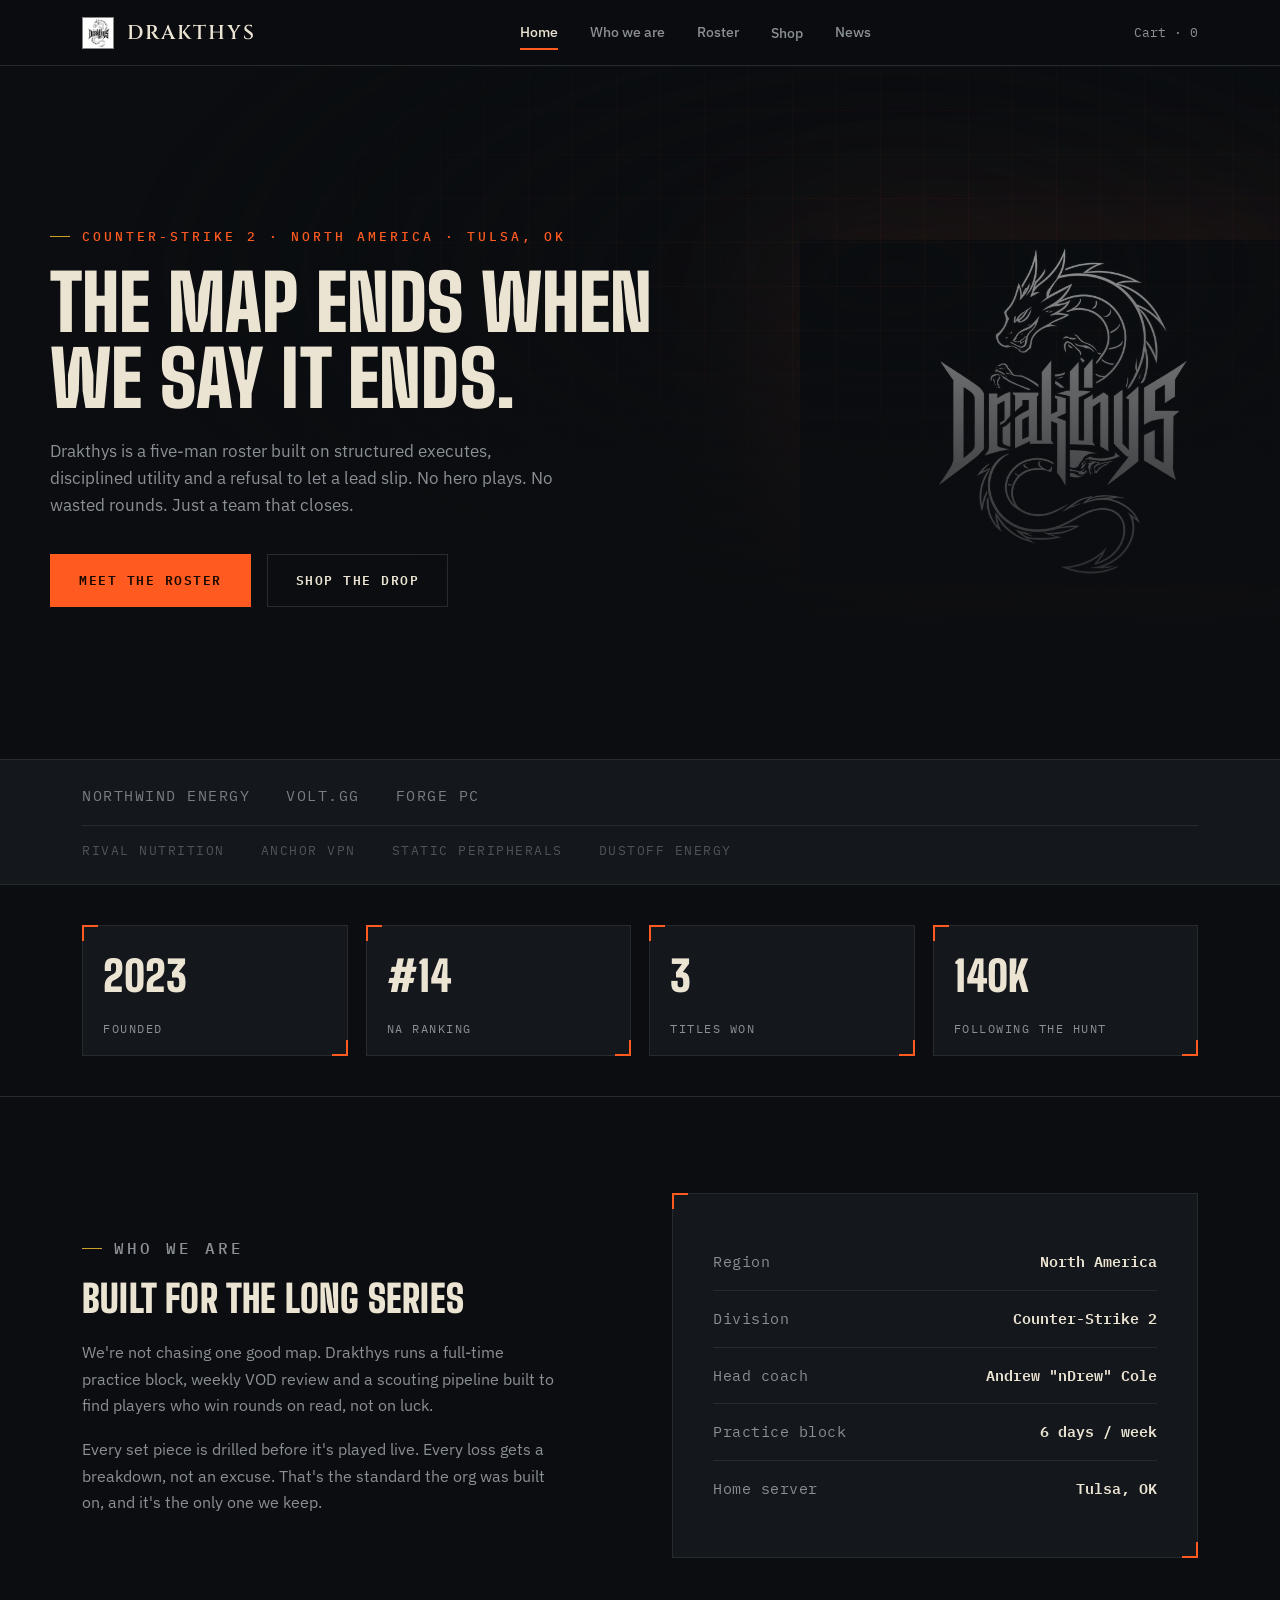
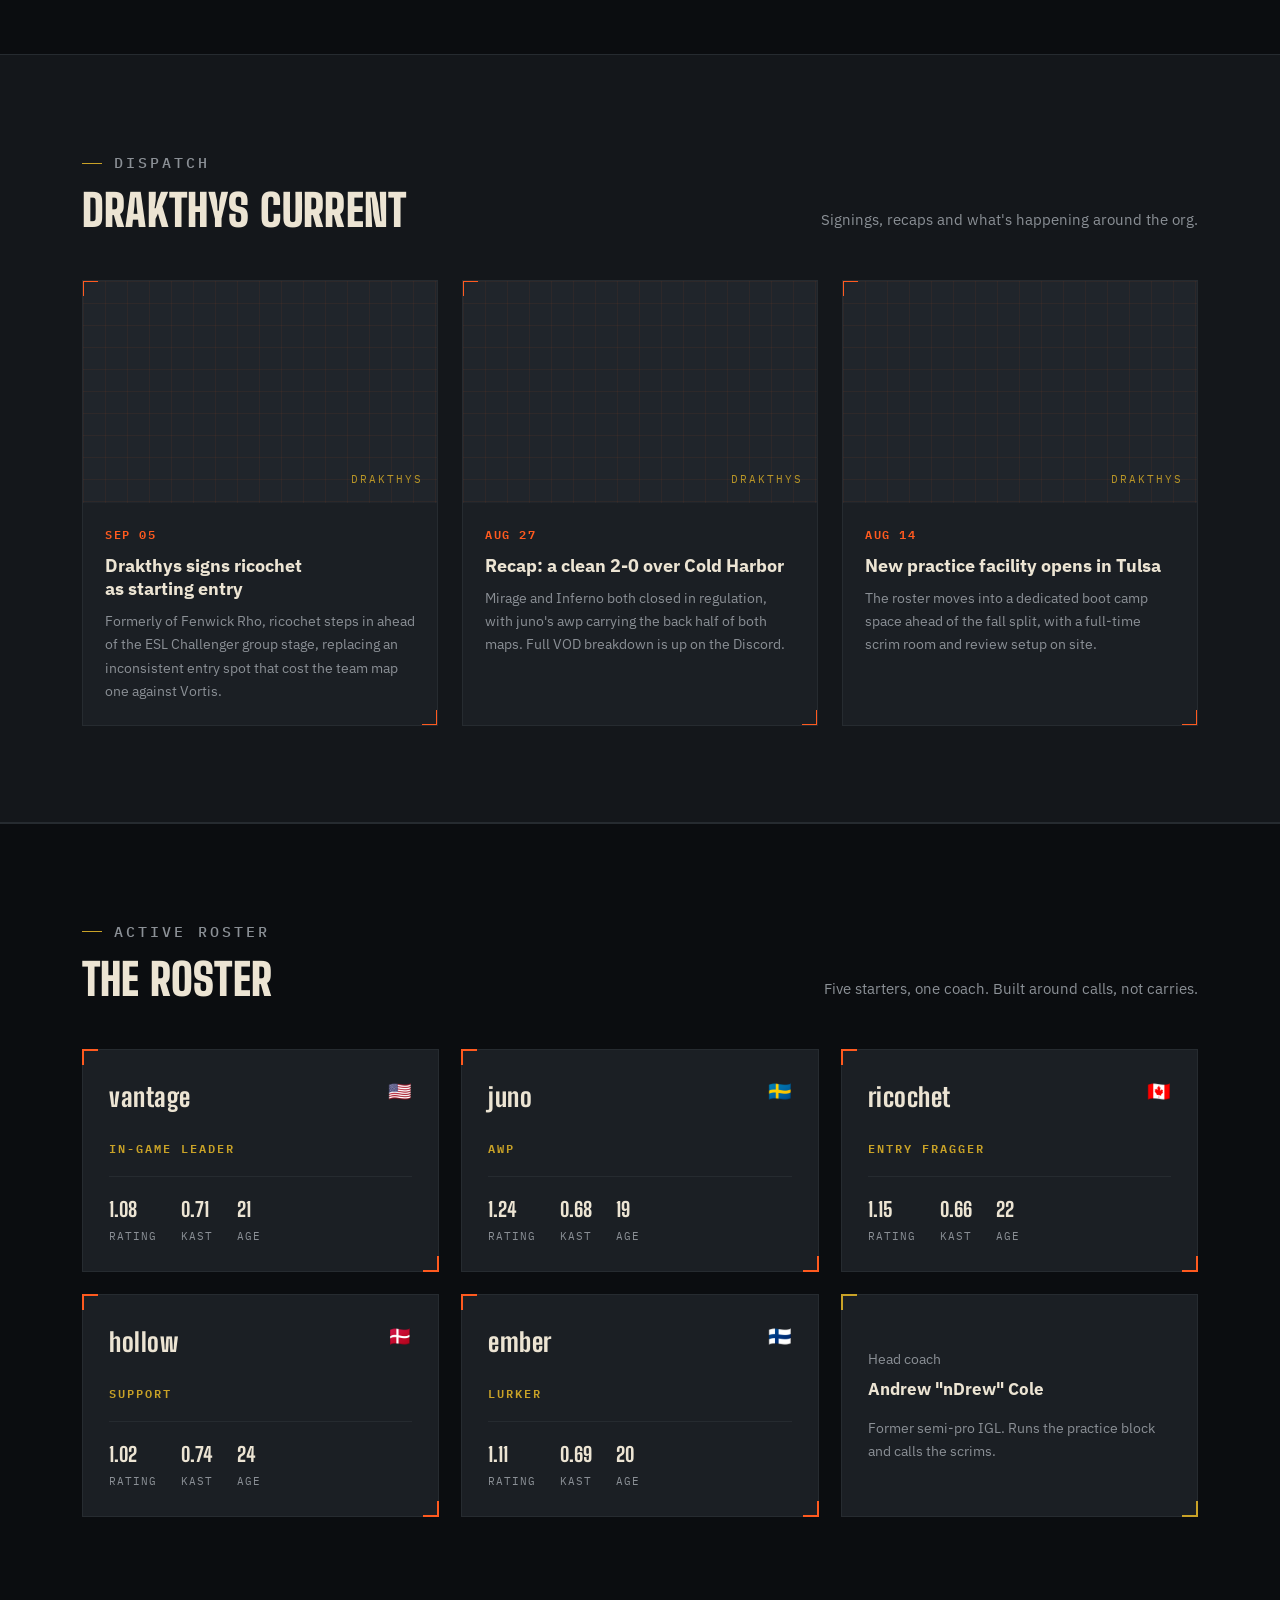
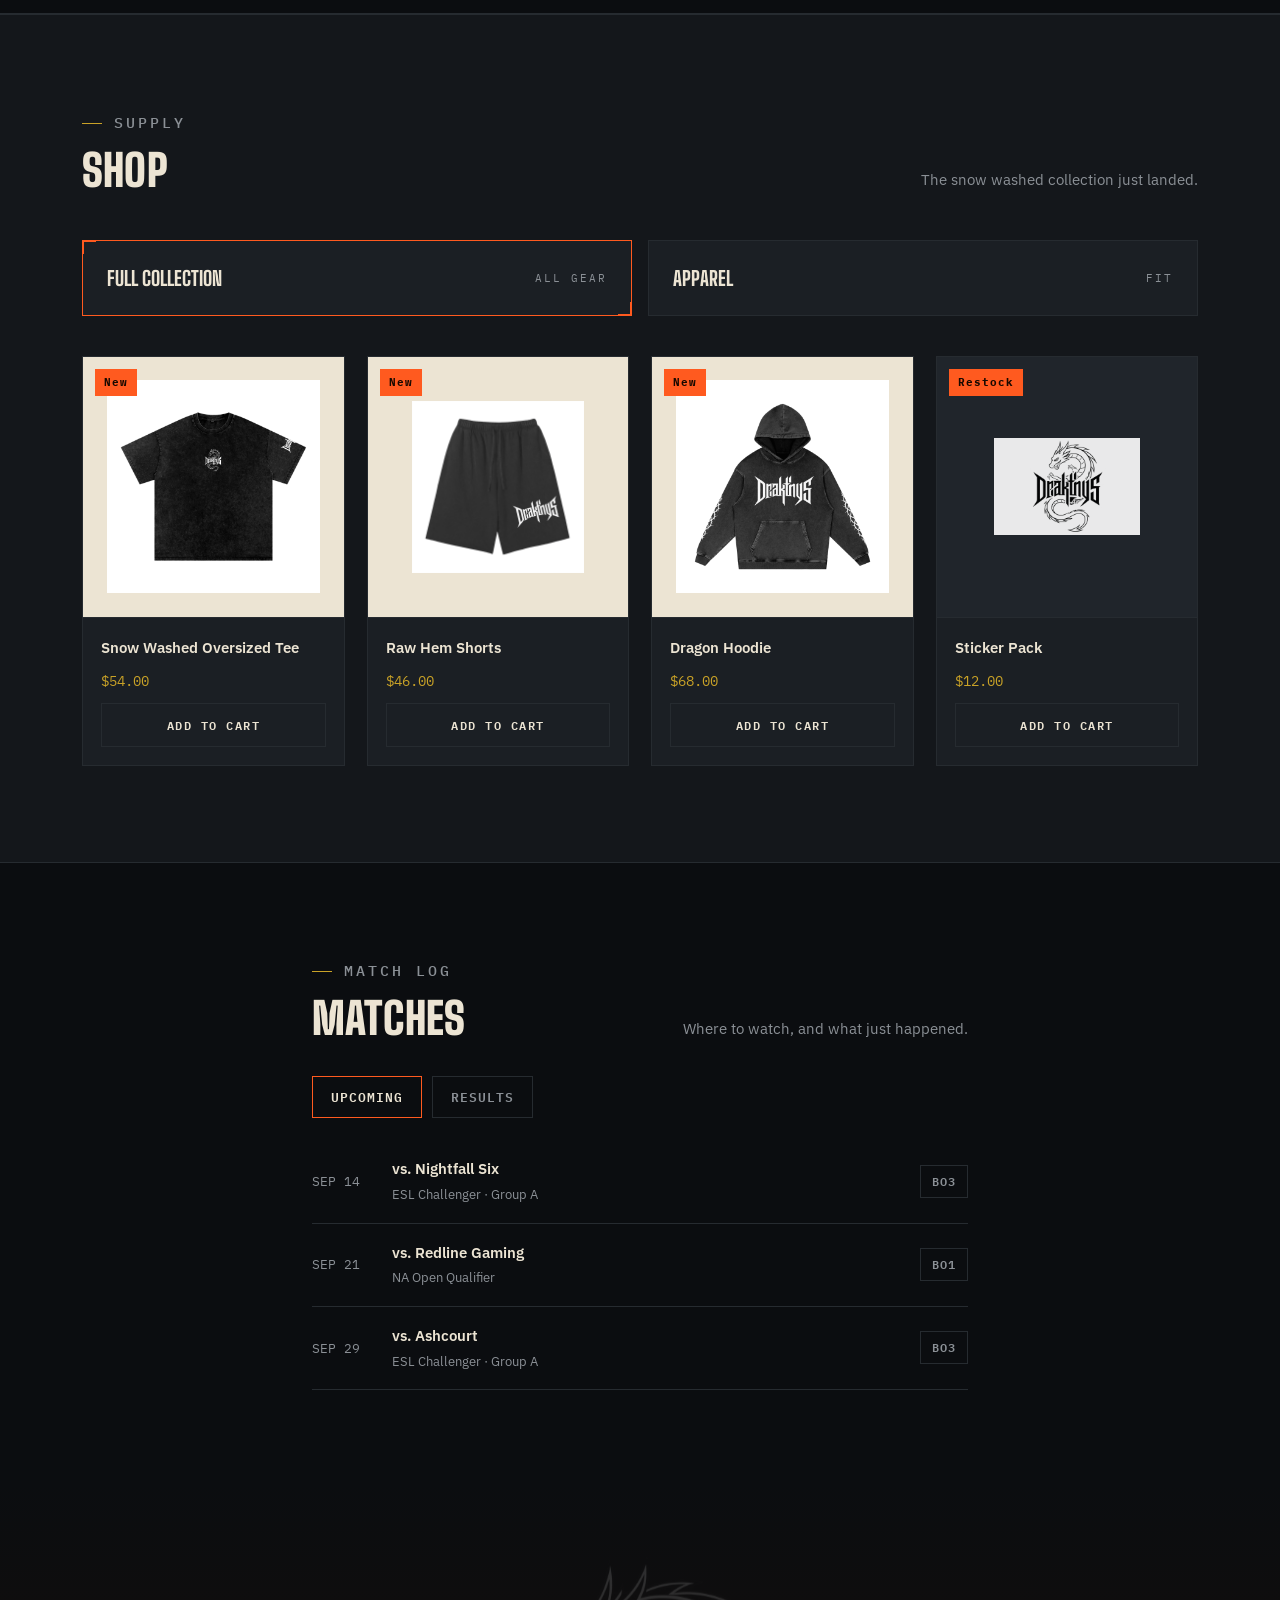
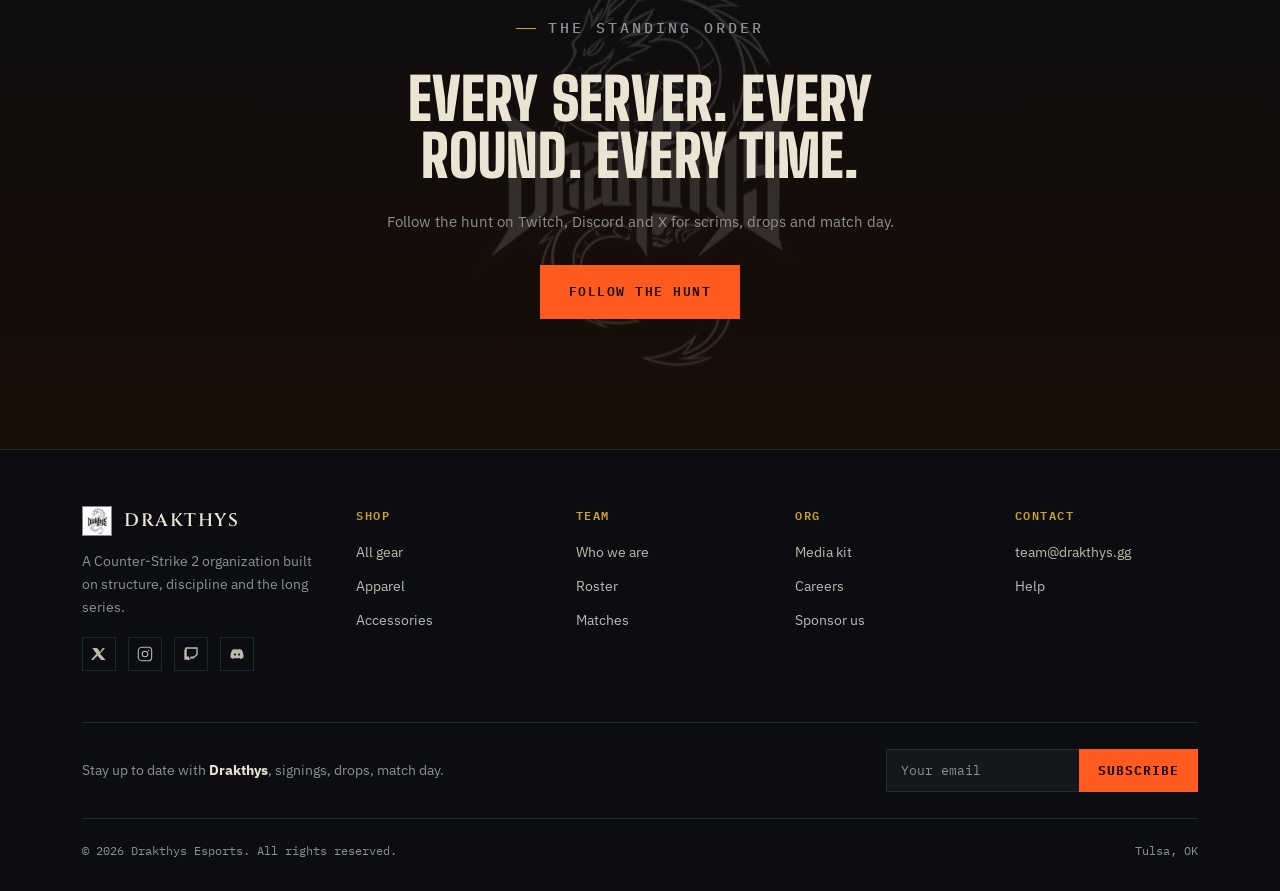
<file: preview-ghl-2file.html>
<!DOCTYPE html>
<html lang="en">
<head>
<meta charset="UTF-8">
<meta name="viewport" content="width=device-width, initial-scale=1.0">
<title>Drakthys — GHL (2-file) preview</title>
<style>
@import url('https://fonts.googleapis.com/css2?family=Big+Shoulders+Display:wght@700;800;900&family=Cinzel:wght@500;600&family=IBM+Plex+Mono:wght@400;500;600&family=IBM+Plex+Sans:wght@400;500;600;700&display=swap');

:root{
  --ink: #0b0d10;
  --panel: #14171b;
  --panel-2: #1b1f24;
  --panel-3: #20252b;
  --line: #262b30;
  --paper: #ece4d3;
  --mute: #8b9096;
  --ember: #ff5a1f;
  --ember-dim: #c73f10;
  --brass: #c9a227;
  --win: #5fe3a6;
  --loss: #d1493d;
}
*{margin:0;padding:0;box-sizing:border-box;}
html{scroll-behavior:smooth;}
body{background:var(--ink);color:var(--paper);font-family:'IBM Plex Sans',sans-serif;font-weight:400;line-height:1.65;-webkit-font-smoothing:antialiased;}
img{max-width:100%;display:block;}
a{color:inherit;text-decoration:none;}
.wrap{max-width:1180px;margin:0 auto;padding:0 32px;}
h1,h2,h3{font-family:'Big Shoulders Display',sans-serif;font-weight:900;letter-spacing:.2px;line-height:.98;text-transform:uppercase;text-wrap:balance;}
code,.mono{font-family:'IBM Plex Mono',ui-monospace,monospace;}

/* ---------- eyebrow / dossier labels ---------- */
.eyebrow{
  display:flex;align-items:center;gap:12px;
  font-family:'IBM Plex Mono',monospace;font-size:12px;font-weight:500;letter-spacing:3px;
  text-transform:uppercase;color:var(--ember);margin-bottom:14px;
}
.eyebrow::before{content:'';width:20px;height:1px;background:var(--brass);flex:none;}
.wordmark{font-family:'Cinzel',serif;font-weight:600;letter-spacing:1.5px;}

/* ---------- corner-bracket frame, used on cards/panels/badges ---------- */
.bracket{position:relative;}
.bracket::before,.bracket::after{content:'';position:absolute;width:14px;height:14px;pointer-events:none;z-index:2;}
.bracket::before{top:-1px;left:-1px;border-top:2px solid var(--ember);border-left:2px solid var(--ember);}
.bracket::after{bottom:-1px;right:-1px;border-bottom:2px solid var(--ember);border-right:2px solid var(--ember);}
.bracket.brass::before,.bracket.brass::after{border-color:var(--brass);}

/* ---------- buttons ---------- */
.btn{
  position:relative;display:inline-flex;align-items:center;gap:10px;
  padding:15px 28px;font-family:'IBM Plex Mono',monospace;font-weight:600;font-size:13px;letter-spacing:1.5px;
  text-transform:uppercase;border:1px solid var(--line);color:var(--paper);background:transparent;
  cursor:pointer;transition:border-color .18s ease,background .18s ease,color .18s ease;
}
.btn::before,.btn::after{content:'';position:absolute;width:10px;height:10px;opacity:0;transition:opacity .18s ease;}
.btn::before{top:-1px;left:-1px;border-top:2px solid var(--ember);border-left:2px solid var(--ember);}
.btn::after{bottom:-1px;right:-1px;border-bottom:2px solid var(--ember);border-right:2px solid var(--ember);}
.btn:hover{border-color:var(--ember);}
.btn:hover::before,.btn:hover::after{opacity:1;}
.btn.solid{background:var(--ember);border-color:var(--ember);color:#180900;}
.btn.solid:hover{background:#ff7a45;border-color:#ff7a45;}
.btn.solid::before,.btn.solid::after{border-color:#180900;}
.btn.small{padding:11px 18px;font-size:12px;}

/* ---------- NAV ---------- */
header{position:sticky;top:0;z-index:100;background:rgba(11,13,16,0.9);backdrop-filter:blur(8px);border-bottom:1px solid var(--line);}
.nav{display:flex;align-items:center;justify-content:space-between;padding:16px 32px;max-width:1180px;margin:0 auto;}
.brand{display:flex;align-items:center;gap:13px;}
.brand img{height:32px;width:32px;object-fit:cover;filter:invert(1) grayscale(1);border:1px solid var(--ember);}
.brand span{font-family:'Cinzel',serif;font-size:20px;font-weight:600;letter-spacing:2px;}
.navlinks{display:flex;align-items:center;gap:32px;}
.navlinks a{font-family:'IBM Plex Sans',sans-serif;font-size:14px;font-weight:500;color:var(--mute);transition:color .15s ease;position:relative;}
.navlinks a:hover, .navlinks a.active{color:var(--paper);}
.navlinks a.active::after{content:'';position:absolute;left:0;right:0;bottom:-6px;height:2px;background:var(--ember);}
.navitem{position:relative;}
.subnav{
  position:absolute;top:calc(100% + 18px);left:50%;transform:translateX(-50%);
  background:var(--panel);border:1px solid var(--line);min-width:170px;
  opacity:0;pointer-events:none;transition:opacity .15s ease, top .15s ease;
  padding:8px 0;
}
.navitem:hover .subnav{opacity:1;pointer-events:auto;top:calc(100% + 10px);}
.subnav a{display:block;padding:10px 18px;font-size:13px;color:var(--mute);}
.subnav a:hover{color:var(--paper);background:var(--panel-2);}
.navcta{display:flex;align-items:center;gap:18px;}
.cart-count{font-family:'IBM Plex Mono',monospace;font-size:12.5px;color:var(--mute);}
.burger{display:none;flex-direction:column;gap:5px;background:none;border:none;cursor:pointer;padding:6px;}
.burger span{width:22px;height:2px;background:var(--paper);display:block;}

/* ---------- HERO ---------- */
.hero{position:relative;border-bottom:1px solid var(--line);overflow:hidden;min-height:560px;display:flex;align-items:flex-end;}
.hero-bg{
  position:absolute;inset:0;
  background-image:
    linear-gradient(rgba(255,90,31,.05) 1px, transparent 1px),
    linear-gradient(90deg, rgba(255,90,31,.05) 1px, transparent 1px);
  background-size:44px 44px;
  background-color:var(--ink);
  -webkit-mask-image:radial-gradient(ellipse 80% 70% at 70% 30%, #000 0%, transparent 75%);
  mask-image:radial-gradient(ellipse 80% 70% at 70% 30%, #000 0%, transparent 75%);
}
.hero-bg::after{
  content:'';position:absolute;left:0;right:0;height:120px;top:-120px;
  background:linear-gradient(180deg, transparent, rgba(255,90,31,.10), transparent);
  animation:scan 9s linear infinite;
}
@media (prefers-reduced-motion: reduce){ .hero-bg::after{ animation:none; display:none; } }
@keyframes scan{ 0%{top:-120px;} 100%{top:100%;} }
.hero-emblem{
  position:absolute;top:50%;right:-40px;transform:translateY(-50%);width:520px;
  opacity:.55;mix-blend-mode:screen;
  filter:drop-shadow(0 0 70px rgba(255,90,31,.20));
}
.hero-scrim{position:absolute;inset:0;background:linear-gradient(0deg, var(--ink) 8%, rgba(11,13,16,0.55) 42%, transparent 72%);}
.hero-content{position:relative;z-index:2;padding:64px 0 56px;width:100%;}
.hero-content p.kicker{font-family:'IBM Plex Mono',monospace;color:var(--ember);font-weight:500;font-size:13px;letter-spacing:3px;text-transform:uppercase;margin-bottom:18px;display:flex;align-items:center;gap:12px;}
.hero-content p.kicker::before{content:'';width:20px;height:1px;background:var(--brass);}
.hero-content h1{font-size:clamp(38px, 6vw, 80px);max-width:740px;}
.hero-content p.lede{margin-top:22px;max-width:520px;color:var(--mute);font-size:16.5px;}
.hero-actions{display:flex;gap:16px;margin-top:34px;flex-wrap:wrap;}

/* ---------- PARTNER STRIP ---------- */
.partners{border-bottom:1px solid var(--line);background:var(--panel);padding:24px 0;}
.partners .wrap{display:flex;flex-direction:column;gap:16px;}
.partner-tier{display:flex;align-items:center;gap:36px;flex-wrap:wrap;}
.partner-tier.primary span{font-size:15px;opacity:.85;}
.partner-tier.secondary span{font-size:12.5px;opacity:.5;}
.partner-tier span{font-family:'IBM Plex Mono',monospace;letter-spacing:1.5px;color:var(--mute);transition:opacity .15s ease, color .15s ease;}
.partner-tier span:hover{opacity:1;color:var(--paper);}
.partner-tier.secondary{border-top:1px solid var(--line);padding-top:14px;}

/* ---------- STAT STRIP ---------- */
.stats{border-bottom:1px solid var(--line);padding:40px 0;}
.stats .wrap{display:grid;grid-template-columns:repeat(4,1fr);gap:18px;}
.stat{text-align:left;padding:16px 20px;background:var(--panel);border:1px solid var(--line);}
.stat .num{font-family:'Big Shoulders Display',sans-serif;font-weight:900;font-size:clamp(28px,3.4vw,42px);color:var(--paper);}
.stat .lbl{font-family:'IBM Plex Mono',monospace;color:var(--mute);font-size:11.5px;letter-spacing:1.5px;text-transform:uppercase;margin-top:8px;}

section{padding:96px 0;}
.sec-head{display:flex;justify-content:space-between;align-items:flex-end;gap:24px;margin-bottom:48px;flex-wrap:wrap;}
.sec-head h2{font-size:clamp(30px,3.6vw,44px);}
.sec-head p{color:var(--mute);max-width:400px;font-size:14.5px;}

/* ---------- ABOUT ---------- */
.about .wrap{display:grid;grid-template-columns:1fr 1fr;gap:64px;align-items:center;}
.about-text h2{font-size:clamp(28px,3.4vw,38px);margin-bottom:22px;}
.about-text p{color:var(--mute);margin-bottom:18px;font-size:16px;max-width:480px;}
.about-text p:last-of-type{margin-bottom:0;}
.about-panel{background:var(--panel);border:1px solid var(--line);padding:40px;position:relative;}
.about-panel ul{list-style:none;}
.about-panel li{display:flex;justify-content:space-between;padding:16px 0;border-bottom:1px solid var(--line);font-size:14.5px;font-family:'IBM Plex Mono',monospace;}
.about-panel li:last-child{border-bottom:none;}
.about-panel li span:first-child{color:var(--mute);letter-spacing:.5px;}
.about-panel li span:last-child{font-weight:600;color:var(--paper);}

/* ---------- NEWS ---------- */
.news{background:var(--panel);border-top:1px solid var(--line);border-bottom:1px solid var(--line);}
.news-grid{display:grid;grid-template-columns:repeat(3,1fr);gap:24px;}
.news-card{background:var(--panel-2);border:1px solid var(--line);overflow:hidden;transition:transform .18s ease, border-color .18s ease;position:relative;}
.news-card:hover{transform:translateY(-4px);border-color:var(--ember);}
.news-img{aspect-ratio:16/10;position:relative;background:var(--panel-3);overflow:hidden;}
.news-img::before{
  content:'';position:absolute;inset:0;
  background-image:linear-gradient(rgba(255,90,31,.06) 1px, transparent 1px),linear-gradient(90deg, rgba(255,90,31,.06) 1px, transparent 1px);
  background-size:22px 22px;
}
.news-img .mark{position:absolute;bottom:14px;right:14px;font-family:'IBM Plex Mono',monospace;font-size:11px;letter-spacing:2px;color:var(--brass);opacity:.9;}
.news-body{padding:22px;}
.news-body .date{font-family:'IBM Plex Mono',monospace;color:var(--ember);font-size:11.5px;font-weight:600;letter-spacing:1.5px;margin-bottom:10px;}
.news-body h3{font-family:'IBM Plex Sans',sans-serif;font-weight:700;font-size:18px;text-transform:none;letter-spacing:0;margin-bottom:10px;line-height:1.3;}
.news-body p{color:var(--mute);font-size:14px;}

/* ---------- ROSTER ---------- */
.roster{border-top:1px solid var(--line);border-bottom:1px solid var(--line);}
.roster-grid{display:grid;grid-template-columns:repeat(3,1fr);gap:22px;}
.player{background:var(--panel-2);border:1px solid var(--line);padding:26px;position:relative;transition:border-color .18s ease, transform .18s ease;}
.player:hover{border-color:var(--ember);transform:translateY(-3px);}
.player-top{display:flex;justify-content:space-between;align-items:flex-start;margin-bottom:20px;}
.player-tag{font-family:'Big Shoulders Display',sans-serif;font-weight:800;font-size:26px;letter-spacing:.5px;}
.player-flag{font-size:19px;}
.player-role{font-family:'IBM Plex Mono',monospace;color:var(--brass);font-size:11.5px;font-weight:600;letter-spacing:2px;text-transform:uppercase;margin-bottom:18px;}
.player-stats{display:flex;gap:24px;border-top:1px solid var(--line);padding-top:16px;}
.player-stats div span{display:block;}
.player-stats .v{font-family:'Big Shoulders Display',sans-serif;font-weight:800;font-size:20px;}
.player-stats .k{font-family:'IBM Plex Mono',monospace;color:var(--mute);font-size:10.5px;letter-spacing:1px;text-transform:uppercase;margin-top:2px;}
.who{font-family:'IBM Plex Sans',sans-serif;color:var(--mute);font-size:14px;}
.who strong{color:var(--paper);font-size:17px;display:block;margin-top:4px;}

/* ---------- SHOP ---------- */
.shop{background:var(--panel);border-top:1px solid var(--line);border-bottom:1px solid var(--line);}
.shop-tiles{display:grid;grid-template-columns:1fr 1fr;gap:16px;margin-bottom:40px;}
.shop-tile{
  position:relative;height:76px;background:var(--panel-2);border:1px solid var(--line);
  display:flex;align-items:center;justify-content:space-between;padding:0 24px;cursor:pointer;
  transition:border-color .18s ease;
}
.shop-tile:hover, .shop-tile.active{border-color:var(--ember);}
.shop-tile span.wm{font-family:'IBM Plex Mono',monospace;font-size:11px;letter-spacing:2px;color:var(--mute);}
.shop-tile span.label{font-family:'Big Shoulders Display',sans-serif;font-weight:800;font-size:20px;text-transform:uppercase;}
.shop-tile.active::before,.shop-tile.active::after{content:'';position:absolute;width:12px;height:12px;}
.shop-tile.active::before{top:-1px;left:-1px;border-top:2px solid var(--ember);border-left:2px solid var(--ember);}
.shop-tile.active::after{bottom:-1px;right:-1px;border-bottom:2px solid var(--ember);border-right:2px solid var(--ember);}
.shop-grid{display:grid;grid-template-columns:repeat(4,1fr);gap:22px;}
.product{background:var(--panel-2);border:1px solid var(--line);overflow:hidden;display:flex;flex-direction:column;transition:border-color .18s ease;position:relative;}
.product:hover{border-color:var(--ember);}
.product.hide{display:none;}
.product-img{aspect-ratio:1/1;background:var(--panel-3);display:flex;align-items:center;justify-content:center;border-bottom:1px solid var(--line);position:relative;}
.product-img img{width:56%;opacity:.9;filter:invert(1) grayscale(1);}
.product-tag{position:absolute;top:12px;left:12px;z-index:2;background:var(--ember);color:#180900;font-family:'IBM Plex Mono',monospace;font-size:10.5px;font-weight:700;letter-spacing:1px;padding:5px 9px;}
.product-info{padding:18px;display:flex;flex-direction:column;gap:10px;flex:1;}
.product-info h4{font-family:'IBM Plex Sans',sans-serif;font-size:15px;font-weight:600;}
.product-info .price{font-family:'IBM Plex Mono',monospace;color:var(--brass);font-size:14px;}
.product-info .btn{margin-top:auto;justify-content:center;width:100%;}
.product-img.photo{background:var(--paper);}
.product-img.photo .swap-wrap{position:relative;width:82%;height:82%;}
.product-img.photo .swap-wrap img{position:absolute;inset:0;width:100%;height:100%;object-fit:contain;filter:none;opacity:1;transition:opacity .3s ease;}
.product-img.photo .swap-wrap img.back{opacity:0;}
.product-img.photo:hover .swap-wrap img.front{opacity:0;}
.product-img.photo:hover .swap-wrap img.back{opacity:1;}

/* ---------- MATCHES ---------- */
.matches .wrap{max-width:720px;}
.match-tabs{display:flex;gap:10px;margin-bottom:22px;}
.match-tab{background:none;border:1px solid var(--line);color:var(--mute);font-family:'IBM Plex Mono',monospace;font-size:12.5px;font-weight:600;letter-spacing:1px;text-transform:uppercase;padding:9px 18px;cursor:pointer;transition:border-color .15s ease, color .15s ease;}
.match-tab.active{border-color:var(--ember);color:var(--paper);}
.match-panel{display:none;}
.match-panel.active{display:block;}
.m-row{display:grid;grid-template-columns:auto 1fr auto;gap:16px;align-items:center;padding:17px 0;border-bottom:1px solid var(--line);}
.m-date{font-family:'IBM Plex Mono',monospace;color:var(--mute);font-size:12.5px;width:64px;}
.m-mid .opp{font-family:'IBM Plex Sans',sans-serif;font-weight:600;font-size:15px;}
.m-mid .evt{color:var(--mute);font-size:13px;margin-top:2px;}
.m-score{font-family:'Big Shoulders Display',sans-serif;font-weight:800;font-size:19px;}
.m-score.win{color:var(--win);}
.m-score.loss{color:var(--loss);}
.m-tag{font-family:'IBM Plex Mono',monospace;font-size:11.5px;font-weight:600;letter-spacing:1px;padding:6px 11px;border:1px solid var(--line);color:var(--mute);}

/* ---------- CLOSING STATEMENT BAND ---------- */
.statement{
  position:relative;text-align:center;padding:130px 0;overflow:hidden;
  background:linear-gradient(180deg, var(--ink) 0%, #1a0d05 100%);
  border-bottom:1px solid var(--line);
}
.statement img{
  position:absolute;top:50%;left:50%;transform:translate(-50%,-50%);
  width:640px;opacity:.14;mix-blend-mode:screen;pointer-events:none;
}
.statement .eyebrow{justify-content:center;position:relative;z-index:1;}
.statement h2{position:relative;z-index:1;font-size:clamp(30px,5vw,58px);max-width:760px;margin:0 auto 26px;}
.statement p{position:relative;z-index:1;color:var(--mute);font-size:15px;margin-bottom:30px;}
.statement .btn{position:relative;z-index:1;}

/* ---------- FOOTER ---------- */
footer{padding:56px 0 0;}
.foot-top{display:grid;grid-template-columns:1.3fr 1fr 1fr 1fr 1fr;gap:36px;padding-bottom:40px;border-bottom:1px solid var(--line);}
.foot-brand{display:flex;align-items:center;gap:12px;margin-bottom:14px;}
.foot-brand img{height:30px;width:30px;object-fit:cover;filter:invert(1) grayscale(1);border:1px solid var(--ember);}
.foot-brand span{font-family:'Cinzel',serif;font-size:18px;font-weight:600;letter-spacing:1.5px;}
.foot-col p.h{font-family:'IBM Plex Mono',monospace;font-weight:600;font-size:11.5px;letter-spacing:1.5px;text-transform:uppercase;margin-bottom:16px;color:var(--brass);}
.foot-col a{display:block;font-size:14px;color:var(--paper);opacity:.8;margin-bottom:11px;}
.foot-col a:hover{opacity:1;color:var(--ember);}
.foot-desc{color:var(--mute);font-size:14px;max-width:260px;}
.social-row{display:flex;gap:12px;margin-top:18px;}
.social-row a{width:34px;height:34px;border:1px solid var(--line);display:flex;align-items:center;justify-content:center;transition:border-color .15s ease;}
.social-row a:hover{border-color:var(--ember);}
.foot-news{
  display:flex;justify-content:space-between;align-items:center;gap:20px;
  padding:26px 0;border-bottom:1px solid var(--line);flex-wrap:wrap;
}
.foot-news p{font-size:13.5px;color:var(--mute);}
.foot-news p strong{color:var(--paper);}
.foot-news-form{display:flex;gap:0;min-width:260px;}
.foot-news-form input{flex:1;padding:12px 14px;border:1px solid var(--line);border-right:none;background:var(--panel);color:var(--paper);font-family:'IBM Plex Mono',monospace;font-size:13px;}
.foot-news-form input::placeholder{color:var(--mute);}
.foot-news-form button{padding:0 18px;border:1px solid var(--ember);background:var(--ember);color:#180900;font-family:'IBM Plex Mono',monospace;font-weight:700;font-size:12.5px;letter-spacing:1px;text-transform:uppercase;cursor:pointer;}
.foot-bottom{display:flex;justify-content:space-between;align-items:center;padding:22px 0 30px;color:var(--mute);font-family:'IBM Plex Mono',monospace;font-size:12px;flex-wrap:wrap;gap:10px;}

@media (max-width: 940px){
  .foot-top{grid-template-columns:1fr 1fr 1fr;}
  .hero{min-height:auto;}
  .hero-emblem{width:340px;opacity:.35;}
  .stats .wrap{grid-template-columns:1fr 1fr;}
}
@media (max-width: 880px){
  .navlinks{position:absolute;top:100%;left:0;right:0;background:var(--ink);flex-direction:column;align-items:flex-start;gap:0;border-top:1px solid var(--line);max-height:0;overflow:hidden;transition:max-height .25s ease;}
  .navlinks.open{max-height:400px;}
  .navlinks a{padding:16px 32px;width:100%;border-bottom:1px solid var(--line);}
  .navitem .subnav{position:static;opacity:1;pointer-events:auto;border:none;transform:none;padding:0 0 0 16px;background:none;}
  .burger{display:flex;}
  .about .wrap{grid-template-columns:1fr;}
  .roster-grid{grid-template-columns:1fr;}
  .news-grid{grid-template-columns:1fr;}
  .shop-tiles{grid-template-columns:1fr;}
  .shop-grid{grid-template-columns:repeat(2,1fr);}
  .foot-top{grid-template-columns:1fr 1fr;}
  .foot-news{flex-direction:column;align-items:flex-start;}
}
@media (max-width: 520px){
  .shop-grid{grid-template-columns:1fr;}
  .foot-top{grid-template-columns:1fr;}
  .wrap{padding:0 20px;}
  .partner-tier{gap:22px;}
  .stats .wrap{grid-template-columns:1fr 1fr;}
}

</style>
</head>
<body>
<!-- ============================================================
     DRAKTHYS — paste into a GHL "Custom HTML" element.
     Pair with ghl-style.css in GHL's Custom CSS field.

     Before pasting: upload the 6 files from /assets/images/ to
     GHL's Media Storage, then find/replace each
     "assets/images/....jpg/.png" path below with the URL GHL
     gives you for that upload. See README.md for the full list.
     ============================================================ -->
<header>
  <nav class="nav">
    <a href="#top" class="brand">
      <img src="assets/images/drakthys-logo.jpg" alt="Drakthys logo">
      <span>DRAKTHYS</span>
    </a>
    <div class="navlinks" id="navlinks">
      <a href="#top" class="active">Home</a>
      <a href="#about">Who we are</a>
      <a href="#roster">Roster</a>
      <div class="navitem">
        <a href="#shop">Shop</a>
        <div class="subnav">
          <a href="#shop" onclick="filterShop('apparel')">Apparel</a>
          <a href="#shop" onclick="filterShop('accessories')">Accessories</a>
        </div>
      </div>
      <a href="#news">News</a>
    </div>
    <div class="navcta">
      <span class="cart-count" id="cartCount">Cart · 0</span>
      <button class="burger" id="burger" aria-label="Menu"><span></span><span></span><span></span></button>
    </div>
  </nav>
</header>

<main id="top">

  <section class="hero">
    <div class="hero-bg"></div>
    <img class="hero-emblem" src="assets/images/drakthys-logo.jpg" alt="Drakthys dragon emblem">
    <div class="hero-scrim"></div>
    <div class="hero-content wrap">
      <p class="kicker">Counter-Strike 2 · North America · Tulsa, OK</p>
      <h1>The map ends when we say it ends.</h1>
      <p class="lede">Drakthys is a five-man roster built on structured executes, disciplined utility and a refusal to let a lead slip. No hero plays. No wasted rounds. Just a team that closes.</p>
      <div class="hero-actions">
        <a href="#roster" class="btn solid">Meet the roster</a>
        <a href="#shop" class="btn">Shop the drop</a>
      </div>
    </div>
  </section>

  <section class="partners">
    <div class="wrap">
      <div class="partner-tier primary">
        <span>NORTHWIND ENERGY</span>
        <span>VOLT.GG</span>
        <span>FORGE PC</span>
      </div>
      <div class="partner-tier secondary">
        <span>RIVAL NUTRITION</span>
        <span>ANCHOR VPN</span>
        <span>STATIC PERIPHERALS</span>
        <span>DUSTOFF ENERGY</span>
      </div>
    </div>
  </section>

  <section class="stats">
    <div class="wrap">
      <div class="stat bracket"><div class="num">2023</div><div class="lbl">Founded</div></div>
      <div class="stat bracket"><div class="num">#14</div><div class="lbl">NA ranking</div></div>
      <div class="stat bracket"><div class="num">3</div><div class="lbl">Titles won</div></div>
      <div class="stat bracket"><div class="num">140K</div><div class="lbl">Following the hunt</div></div>
    </div>
  </section>

  <section class="about" id="about">
    <div class="wrap">
      <div class="about-text">
        <p class="eyebrow">Who we are</p>
        <h2>Built for the long series</h2>
        <p>We're not chasing one good map. Drakthys runs a full-time practice block, weekly VOD review and a scouting pipeline built to find players who win rounds on read, not on luck.</p>
        <p>Every set piece is drilled before it's played live. Every loss gets a breakdown, not an excuse. That's the standard the org was built on, and it's the only one we keep.</p>
      </div>
      <div class="about-panel bracket">
        <ul>
          <li><span>Region</span><span>North America</span></li>
          <li><span>Division</span><span>Counter-Strike 2</span></li>
          <li><span>Head coach</span><span>Andrew "nDrew" Cole</span></li>
          <li><span>Practice block</span><span>6 days / week</span></li>
          <li><span>Home server</span><span>Tulsa, OK</span></li>
        </ul>
      </div>
    </div>
  </section>

  <section class="news" id="news">
    <div class="wrap">
      <div class="sec-head">
        <div>
          <p class="eyebrow">Dispatch</p>
          <h2>Drakthys current</h2>
        </div>
        <p>Signings, recaps and what's happening around the org.</p>
      </div>
      <div class="news-grid">
        <div class="news-card bracket">
          <div class="news-img"><span class="mark">DRAKTHYS</span></div>
          <div class="news-body">
            <div class="date">SEP 05</div>
            <h3>Drakthys signs ricochet as starting entry</h3>
            <p>Formerly of Fenwick Rho, ricochet steps in ahead of the ESL Challenger group stage, replacing an inconsistent entry spot that cost the team map one against Vortis.</p>
          </div>
        </div>
        <div class="news-card bracket">
          <div class="news-img"><span class="mark">DRAKTHYS</span></div>
          <div class="news-body">
            <div class="date">AUG 27</div>
            <h3>Recap: a clean 2-0 over Cold Harbor</h3>
            <p>Mirage and Inferno both closed in regulation, with juno's awp carrying the back half of both maps. Full VOD breakdown is up on the Discord.</p>
          </div>
        </div>
        <div class="news-card bracket">
          <div class="news-img"><span class="mark">DRAKTHYS</span></div>
          <div class="news-body">
            <div class="date">AUG 14</div>
            <h3>New practice facility opens in Tulsa</h3>
            <p>The roster moves into a dedicated boot camp space ahead of the fall split, with a full-time scrim room and review setup on site.</p>
          </div>
        </div>
      </div>
    </div>
  </section>

  <section class="roster" id="roster">
    <div class="wrap">
      <div class="sec-head">
        <div>
          <p class="eyebrow">Active roster</p>
          <h2>The roster</h2>
        </div>
        <p>Five starters, one coach. Built around calls, not carries.</p>
      </div>
      <div class="roster-grid">
        <div class="player bracket">
          <div class="player-top"><span class="player-tag">vantage</span><span class="player-flag">🇺🇸</span></div>
          <div class="player-role">In-game leader</div>
          <div class="player-stats"><div><span class="v">1.08</span><span class="k">Rating</span></div><div><span class="v">0.71</span><span class="k">KAST</span></div><div><span class="v">21</span><span class="k">Age</span></div></div>
        </div>
        <div class="player bracket">
          <div class="player-top"><span class="player-tag">juno</span><span class="player-flag">🇸🇪</span></div>
          <div class="player-role">AWP</div>
          <div class="player-stats"><div><span class="v">1.24</span><span class="k">Rating</span></div><div><span class="v">0.68</span><span class="k">KAST</span></div><div><span class="v">19</span><span class="k">Age</span></div></div>
        </div>
        <div class="player bracket">
          <div class="player-top"><span class="player-tag">ricochet</span><span class="player-flag">🇨🇦</span></div>
          <div class="player-role">Entry fragger</div>
          <div class="player-stats"><div><span class="v">1.15</span><span class="k">Rating</span></div><div><span class="v">0.66</span><span class="k">KAST</span></div><div><span class="v">22</span><span class="k">Age</span></div></div>
        </div>
        <div class="player bracket">
          <div class="player-top"><span class="player-tag">hollow</span><span class="player-flag">🇩🇰</span></div>
          <div class="player-role">Support</div>
          <div class="player-stats"><div><span class="v">1.02</span><span class="k">Rating</span></div><div><span class="v">0.74</span><span class="k">KAST</span></div><div><span class="v">24</span><span class="k">Age</span></div></div>
        </div>
        <div class="player bracket">
          <div class="player-top"><span class="player-tag">ember</span><span class="player-flag">🇫🇮</span></div>
          <div class="player-role">Lurker</div>
          <div class="player-stats"><div><span class="v">1.11</span><span class="k">Rating</span></div><div><span class="v">0.69</span><span class="k">KAST</span></div><div><span class="v">20</span><span class="k">Age</span></div></div>
        </div>
        <div class="player bracket brass" style="display:flex;flex-direction:column;justify-content:center;">
          <div class="who">Head coach<br><strong>Andrew "nDrew" Cole</strong></div>
          <p style="color:var(--mute);font-size:14px;margin-top:14px;">Former semi-pro IGL. Runs the practice block and calls the scrims.</p>
        </div>
      </div>
    </div>
  </section>

  <section class="shop" id="shop">
    <div class="wrap">
      <div class="sec-head">
        <div>
          <p class="eyebrow">Supply</p>
          <h2>Shop</h2>
        </div>
        <p>The snow washed collection just landed.</p>
      </div>
      <div class="shop-tiles">
        <div class="shop-tile active" data-filter="all" onclick="filterShop('all')">
          <span class="label">Full collection</span><span class="wm">ALL GEAR</span>
        </div>
        <div class="shop-tile" data-filter="apparel" onclick="filterShop('apparel')">
          <span class="label">Apparel</span><span class="wm">FIT</span>
        </div>
      </div>
      <div class="shop-grid">
        <div class="product" data-cat="apparel">
          <div class="product-img photo"><span class="product-tag">New</span>
            <div class="swap-wrap">
              <img class="front" src="assets/images/drakthys-snow-washed-tee-front.png" alt="Drakthys snow washed tee, front">
              <img class="back" src="assets/images/drakthys-snow-washed-tee-back.png" alt="Drakthys snow washed tee, back">
            </div>
          </div>
          <div class="product-info">
            <h4>Snow Washed Oversized Tee</h4>
            <div class="price">$54.00</div>
            <button class="btn small add-cart">Add to cart</button>
          </div>
        </div>
        <div class="product" data-cat="apparel">
          <div class="product-img" style="background:var(--paper);"><span class="product-tag">New</span>
            <img src="assets/images/drakthys-raw-hem-shorts.png" alt="Drakthys raw hem shorts" style="width:66%;filter:none;opacity:1;">
          </div>
          <div class="product-info">
            <h4>Raw Hem Shorts</h4>
            <div class="price">$46.00</div>
            <button class="btn small add-cart">Add to cart</button>
          </div>
        </div>
        <div class="product" data-cat="apparel">
          <div class="product-img photo"><span class="product-tag">New</span>
            <div class="swap-wrap">
              <img class="front" src="assets/images/drakthys-dragon-hoodie-front.png" alt="Drakthys dragon hoodie, front">
              <img class="back" src="assets/images/drakthys-dragon-hoodie-back.png" alt="Drakthys dragon hoodie, back">
            </div>
          </div>
          <div class="product-info">
            <h4>Dragon Hoodie</h4>
            <div class="price">$68.00</div>
            <button class="btn small add-cart">Add to cart</button>
          </div>
        </div>
        <div class="product" data-cat="accessories">
          <div class="product-img"><span class="product-tag">Restock</span><img src="assets/images/drakthys-logo.jpg" alt="Drakthys sticker pack"></div>
          <div class="product-info">
            <h4>Sticker Pack</h4>
            <div class="price">$12.00</div>
            <button class="btn small add-cart">Add to cart</button>
          </div>
        </div>
      </div>
    </div>
  </section>

  <section class="matches" id="matches">
    <div class="wrap">
      <div class="sec-head" style="margin-bottom:36px;">
        <div>
          <p class="eyebrow">Match log</p>
          <h2>Matches</h2>
        </div>
        <p>Where to watch, and what just happened.</p>
      </div>
      <div class="match-tabs">
        <button class="match-tab active" data-tab="upcoming">Upcoming</button>
        <button class="match-tab" data-tab="results">Results</button>
      </div>
      <div class="match-panel active" data-panel="upcoming">
        <div class="m-row"><div class="m-date">SEP 14</div><div class="m-mid"><div class="opp">vs. Nightfall Six</div><div class="evt">ESL Challenger &middot; Group A</div></div><div class="m-tag">BO3</div></div>
        <div class="m-row"><div class="m-date">SEP 21</div><div class="m-mid"><div class="opp">vs. Redline Gaming</div><div class="evt">NA Open Qualifier</div></div><div class="m-tag">BO1</div></div>
        <div class="m-row"><div class="m-date">SEP 29</div><div class="m-mid"><div class="opp">vs. Ashcourt</div><div class="evt">ESL Challenger &middot; Group A</div></div><div class="m-tag">BO3</div></div>
      </div>
      <div class="match-panel" data-panel="results">
        <div class="m-row"><div class="m-date">SEP 02</div><div class="m-mid"><div class="opp">vs. Cold Harbor</div><div class="evt">Mirage, Inferno</div></div><div class="m-score win">2&ndash;0</div></div>
        <div class="m-row"><div class="m-date">AUG 26</div><div class="m-mid"><div class="opp">vs. Vortis</div><div class="evt">Ancient, Nuke, Overpass</div></div><div class="m-score loss">1&ndash;2</div></div>
        <div class="m-row"><div class="m-date">AUG 18</div><div class="m-mid"><div class="opp">vs. Fenwick Rho</div><div class="evt">Anubis, Mirage</div></div><div class="m-score win">2&ndash;0</div></div>
      </div>
    </div>
  </section>

  <section class="statement">
    <img src="assets/images/drakthys-logo.jpg" alt="">
    <div class="wrap">
      <p class="eyebrow">The standing order</p>
      <h2>Every server. Every round. Every time.</h2>
      <p>Follow the hunt on Twitch, Discord and X for scrims, drops and match day.</p>
      <a href="#" class="btn solid">Follow the hunt</a>
    </div>
  </section>

</main>

<footer>
  <div class="wrap">
    <div class="foot-top">
      <div class="foot-col">
        <div class="foot-brand">
          <img src="assets/images/drakthys-logo.jpg" alt="Drakthys logo">
          <span>DRAKTHYS</span>
        </div>
        <p class="foot-desc">A Counter-Strike 2 organization built on structure, discipline and the long series.</p>
        <div class="social-row">
          <a href="#" aria-label="X / Twitter"><svg width="16" height="16" viewBox="0 0 24 24" fill="none"><path d="M17.5 3H21l-7.5 8.6L22 21h-6.9l-5.4-6.6L3.6 21H0l8.1-9.3L2 3h7l4.9 6L17.5 3Z" fill="#ece4d3"/></svg></a>
          <a href="#" aria-label="Instagram"><svg width="16" height="16" viewBox="0 0 24 24" fill="none"><rect x="2" y="2" width="20" height="20" rx="5" stroke="#ece4d3" stroke-width="1.6"/><circle cx="12" cy="12" r="4.2" stroke="#ece4d3" stroke-width="1.6"/><circle cx="17.4" cy="6.6" r="1.1" fill="#ece4d3"/></svg></a>
          <a href="#" aria-label="Twitch"><svg width="16" height="16" viewBox="0 0 24 24" fill="none"><path d="M4 2 2 6.4v14.4h6V22l3.6-3.2H16L22 13V2H4Zm16 10-3.6 3.6h-4L9 19v-3.4H5.6V4H20v8Z" fill="#ece4d3"/><rect x="14" y="7" width="1.8" height="5" fill="#0b0d10"/><rect x="9.5" y="7" width="1.8" height="5" fill="#0b0d10"/></svg></a>
          <a href="#" aria-label="Discord"><svg width="16" height="16" viewBox="0 0 24 24" fill="none"><path d="M18.9 5.7A16 16 0 0 0 14.8 4l-.4.9a13 13 0 0 1 3.6 1.3 14 14 0 0 0-12 0A13 13 0 0 1 9.6 4.9L9.2 4a16 16 0 0 0-4.1 1.7C2.6 9.6 2 13.4 2.3 17.1a16 16 0 0 0 4.7 2.4l.8-1.3a10 10 0 0 1-1.6-.8l.4-.3a11.5 11.5 0 0 0 10.8 0l.4.3c-.5.3-1 .6-1.6.8l.8 1.3a16 16 0 0 0 4.7-2.4c.4-4.3-.6-8-2.8-11.4ZM9 14.6c-.8 0-1.5-.8-1.5-1.7S8.1 11.2 9 11.2s1.5.8 1.5 1.7-.6 1.7-1.5 1.7Zm6 0c-.8 0-1.5-.8-1.5-1.7s.6-1.7 1.5-1.7 1.5.8 1.5 1.7-.6 1.7-1.5 1.7Z" fill="#ece4d3"/></svg></a>
        </div>
      </div>
      <div class="foot-col">
        <p class="h">Shop</p>
        <a href="#shop">All gear</a>
        <a href="#shop">Apparel</a>
        <a href="#shop">Accessories</a>
      </div>
      <div class="foot-col">
        <p class="h">Team</p>
        <a href="#about">Who we are</a>
        <a href="#roster">Roster</a>
        <a href="#matches">Matches</a>
      </div>
      <div class="foot-col">
        <p class="h">Org</p>
        <a href="#">Media kit</a>
        <a href="#">Careers</a>
        <a href="#">Sponsor us</a>
      </div>
      <div class="foot-col">
        <p class="h">Contact</p>
        <a href="mailto:team@drakthys.gg">team@drakthys.gg</a>
        <a href="#">Help</a>
      </div>
    </div>
    <div class="foot-news">
      <p>Stay up to date with <strong>Drakthys</strong>, signings, drops, match day.</p>
      <form class="foot-news-form" id="joinForm">
        <input type="email" placeholder="Your email" required>
        <button type="submit">Subscribe</button>
      </form>
    </div>
    <div class="foot-bottom">
      <span>&copy; 2026 Drakthys Esports. All rights reserved.</span>
      <span>Tulsa, OK</span>
    </div>
  </div>
</footer>

<script>
const burger = document.getElementById('burger');
  const navlinks = document.getElementById('navlinks');
  burger.addEventListener('click', () => navlinks.classList.toggle('open'));
  navlinks.querySelectorAll('a').forEach(a => a.addEventListener('click', () => navlinks.classList.remove('open')));

  let cart = 0;
  const cartCount = document.getElementById('cartCount');
  document.querySelectorAll('.add-cart').forEach(btn => {
    btn.addEventListener('click', () => {
      cart++;
      cartCount.textContent = 'Cart · ' + cart;
      const original = btn.textContent;
      btn.textContent = 'Added';
      setTimeout(() => { btn.textContent = original; }, 900);
    });
  });

  const joinForm = document.getElementById('joinForm');
  joinForm.addEventListener('submit', (e) => {
    e.preventDefault();
    const input = joinForm.querySelector('input');
    const btn = joinForm.querySelector('button');
    btn.textContent = 'Subscribed';
    input.value = '';
    setTimeout(() => { btn.textContent = 'Subscribe'; }, 1800);
  });

  /* shop category filter */
  function filterShop(cat){
    document.querySelectorAll('.shop-tile').forEach(t => t.classList.toggle('active', t.dataset.filter === cat));
    document.querySelectorAll('.product').forEach(p => {
      const show = cat === 'all' || p.dataset.cat === cat;
      p.classList.toggle('hide', !show);
    });
    document.getElementById('shop').scrollIntoView({behavior:'smooth', block:'start'});
  }
  window.filterShop = filterShop;

  /* match tabs */
  const matchTabs = document.querySelectorAll('.match-tab');
  matchTabs.forEach(tab => {
    tab.addEventListener('click', () => {
      matchTabs.forEach(t => t.classList.remove('active'));
      document.querySelectorAll('.match-panel').forEach(p => p.classList.remove('active'));
      tab.classList.add('active');
      document.querySelector('.match-panel[data-panel="' + tab.dataset.tab + '"]').classList.add('active');
    });
  });

  const sections = document.querySelectorAll('section[id]');
  const navA = document.querySelectorAll('.navlinks > a, .navlinks .navitem > a');
  window.addEventListener('scroll', () => {
    let current = 'top';
    sections.forEach(sec => { if (window.scrollY >= sec.offsetTop - 140) current = sec.id; });
    navA.forEach(a => a.classList.toggle('active', a.getAttribute('href') === '#' + current));
  });
</script>

</body>
</html>
</file>
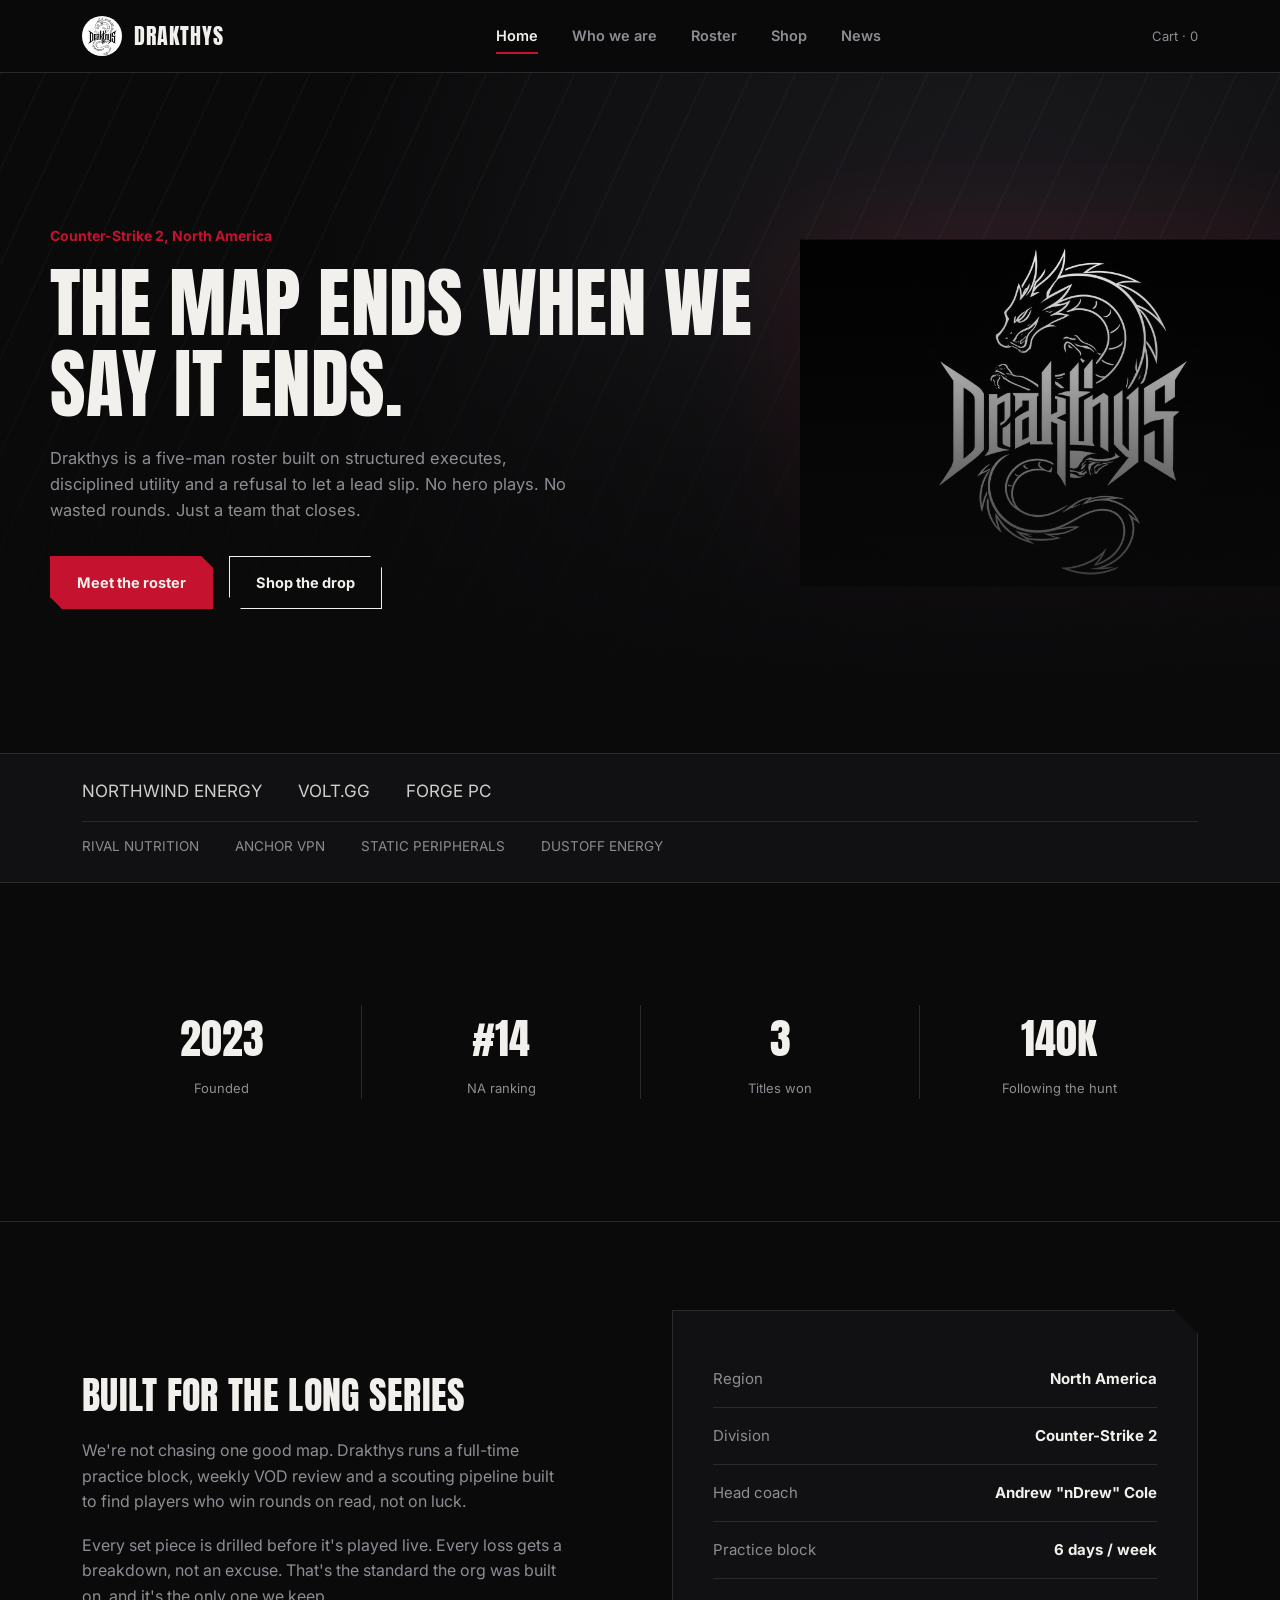
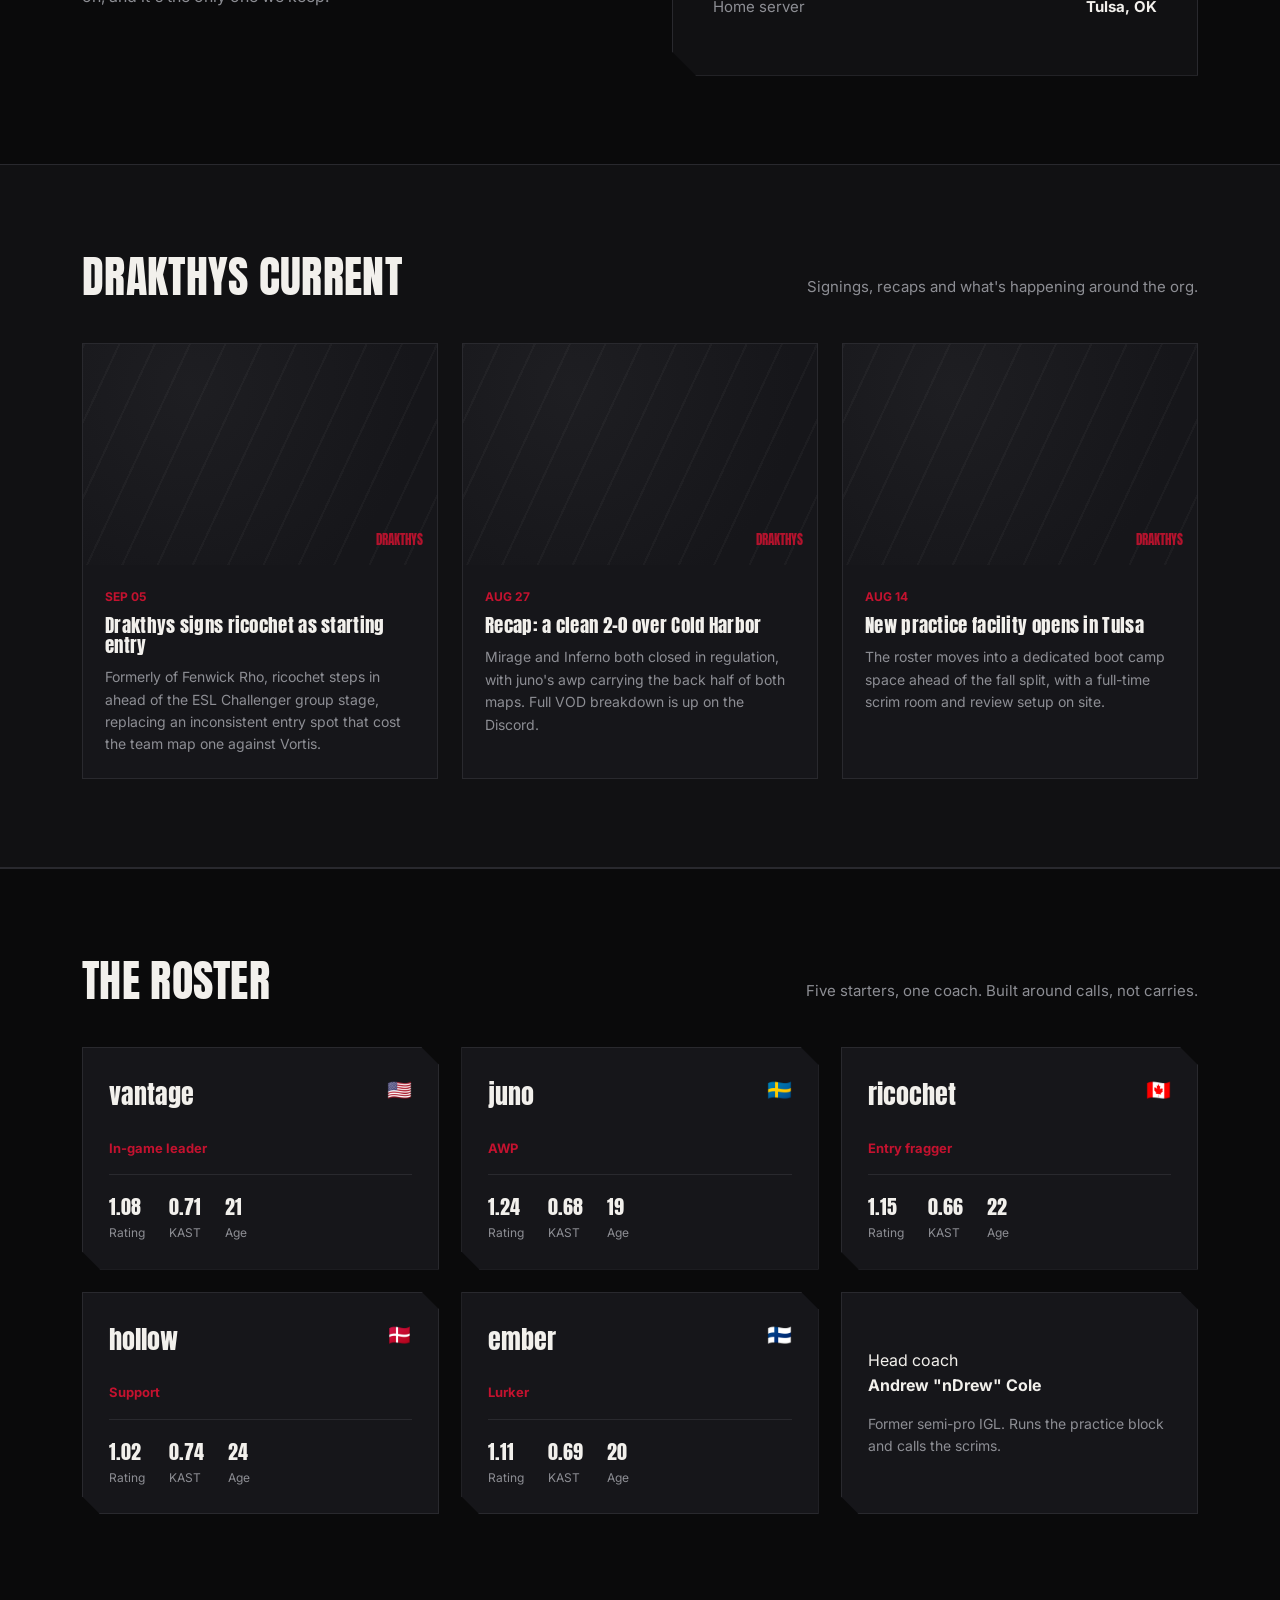
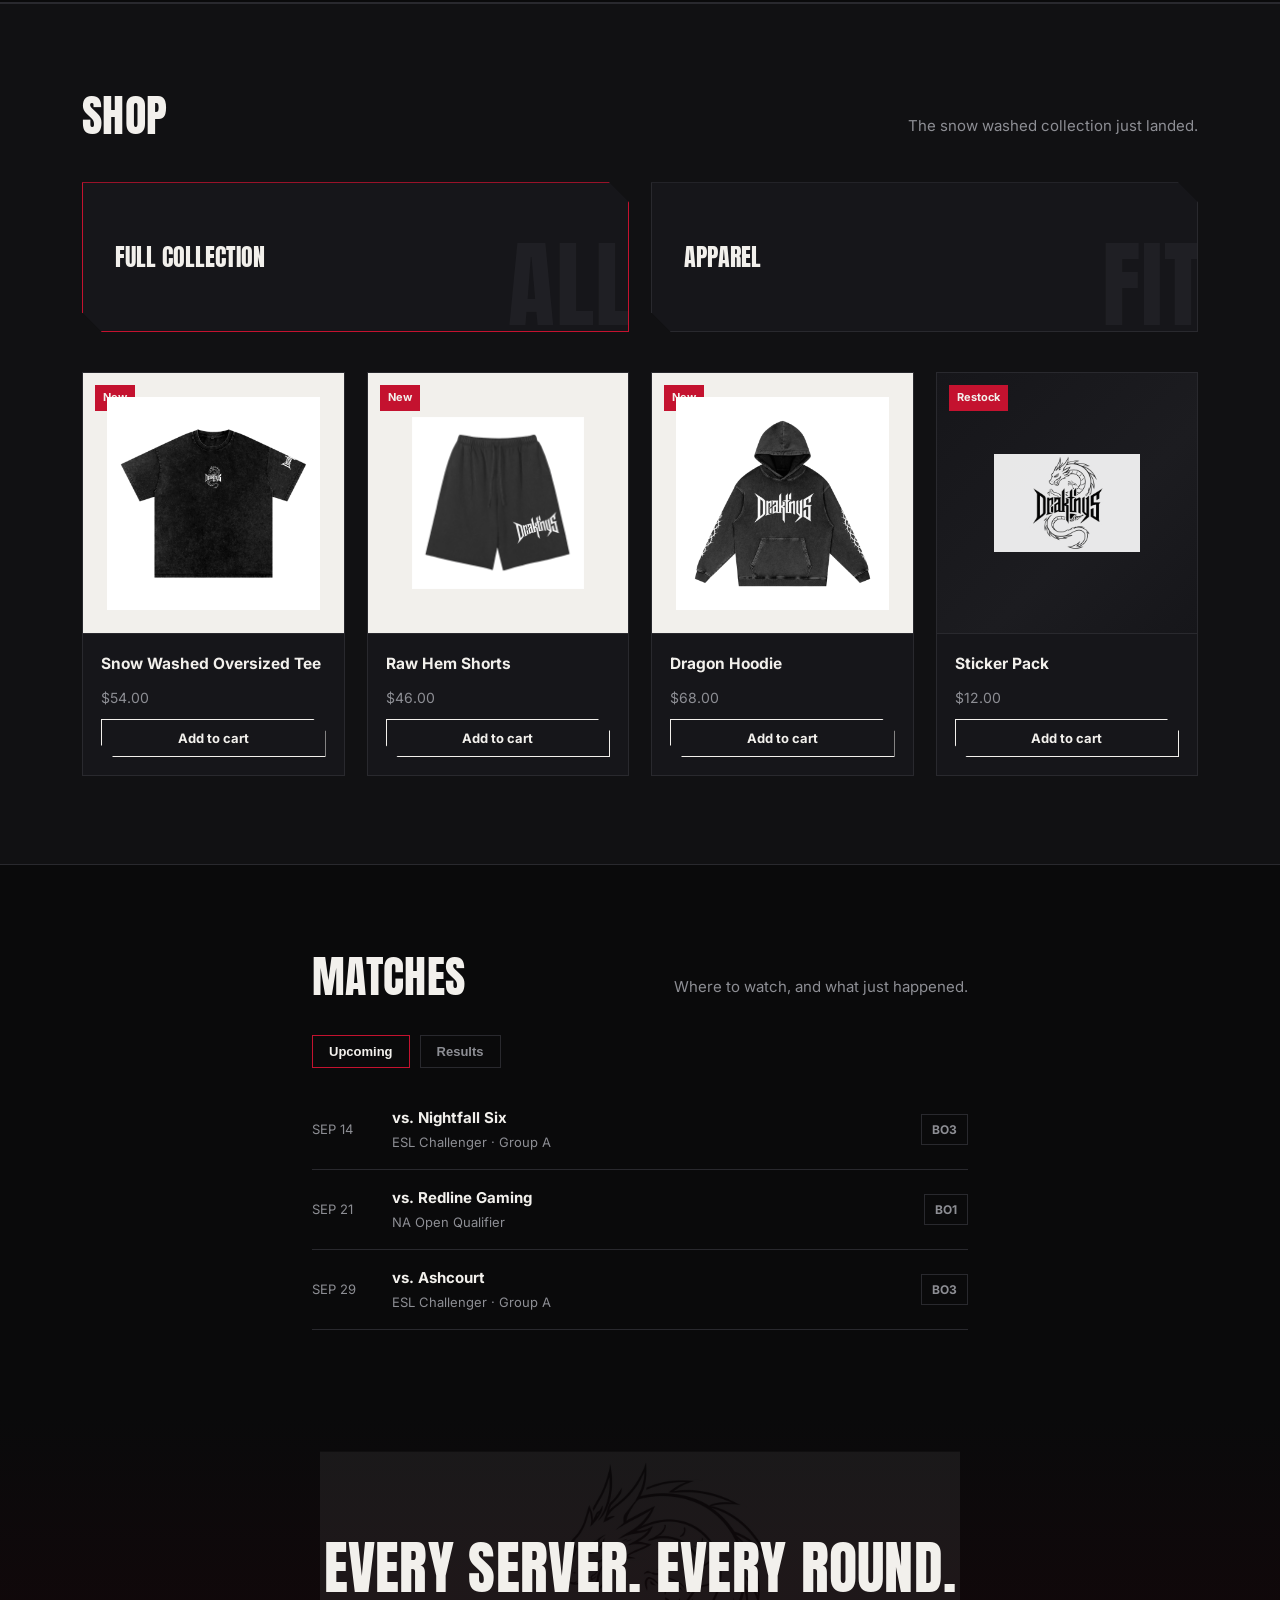
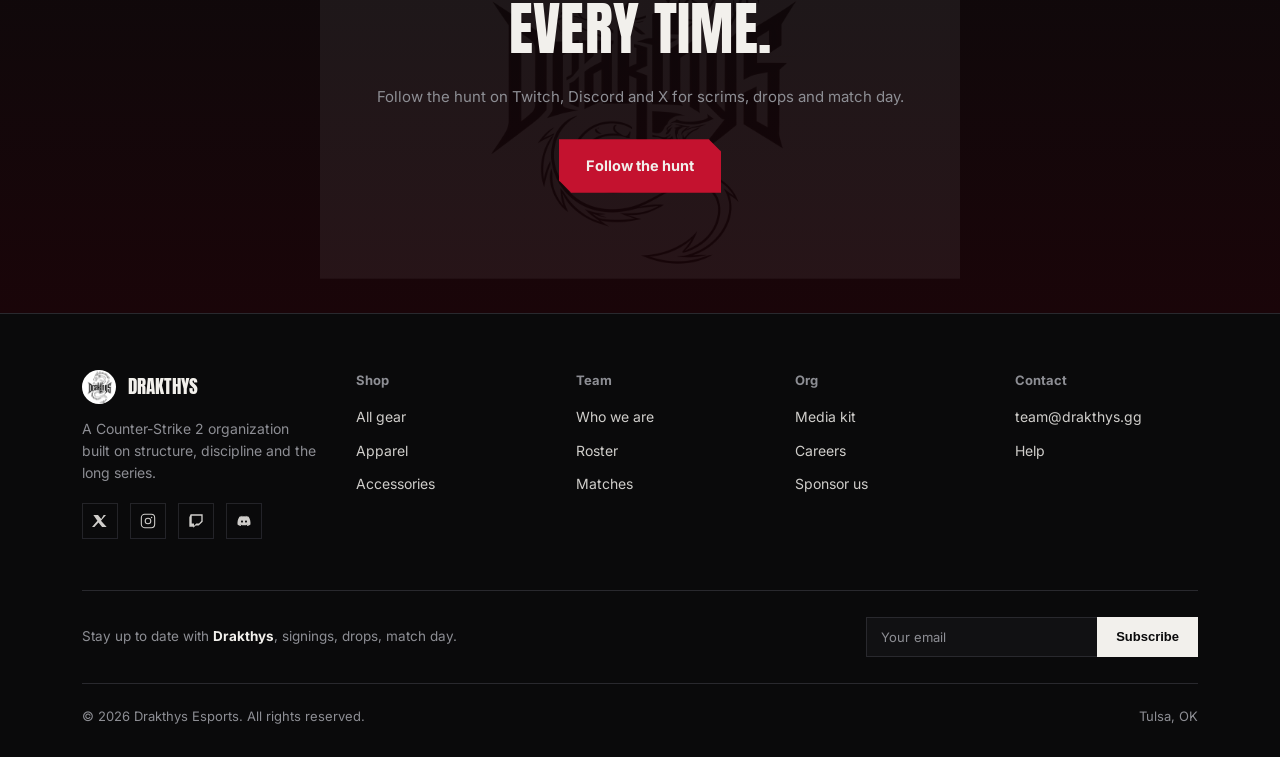
<file: preview-ghl-snippet.html>
<!DOCTYPE html>
<html lang="en">
<head>
<meta charset="UTF-8">
<meta name="viewport" content="width=device-width, initial-scale=1.0">
<title>Drakthys — GHL snippet preview (relative image paths)</title>
</head>
<body>
<!-- ============================================================
     DRAKTHYS — GHL Custom HTML/Code element
     Paste this whole block into ONE "Custom HTML" / "Custom Code"
     element on your GHL page (Sites/Funnels > Page Editor > + Add
     Element > Custom HTML).

     BEFORE PASTING:
     1. Upload the 6 files from /assets/images/ to your GHL Media
        Library (Sites > Media Storage).
     2. Copy each uploaded file's URL and find/replace it below in
        place of the matching "assets/images/....jpg/png" path.
     3. Add the Google Fonts <link> tags below to your page/funnel
        Settings > Custom CSS/JS > "Head Tracking Code" if your GHL
        plan strips <link> tags from Custom HTML elements. Otherwise
        they can stay right here.
     ============================================================ -->
<link rel="preconnect" href="https://fonts.googleapis.com">
<link rel="preconnect" href="https://fonts.gstatic.com" crossorigin>
<link href="https://fonts.googleapis.com/css2?family=Anton&family=Inter:ital,wght@0,400;0,600;0,700;0,800;1,400&display=swap" rel="stylesheet">
<style>
:root{
    --black: #0a0a0b;
    --panel: #111113;
    --panel-2: #16161a;
    --panel-3: #1c1c20;
    --line: #29292e;
    --white: #f2f0ec;
    --mute: #8d8e94;
    --crimson: #c4122f;
    --crimson-dim: #7c0d1f;
    --green: #4ac07a;
  }
  *{margin:0;padding:0;box-sizing:border-box;}
  html{scroll-behavior:smooth;}
  body{background:var(--black);color:var(--white);font-family:'Inter',sans-serif;font-weight:400;line-height:1.6;-webkit-font-smoothing:antialiased;}
  img{max-width:100%;display:block;}
  a{color:inherit;text-decoration:none;}
  .wrap{max-width:1180px;margin:0 auto;padding:0 32px;}
  h1,h2,h3{font-family:'Anton',sans-serif;font-weight:400;letter-spacing:0.3px;line-height:1.05;}

  .btn{display:inline-flex;align-items:center;gap:10px;padding:14px 26px;font-family:'Inter',sans-serif;font-weight:700;font-size:14.5px;border:1px solid var(--white);color:var(--white);background:transparent;clip-path:polygon(0 0, calc(100% - 12px) 0, 100% 12px, 100% 100%, 12px 100%, 0 calc(100% - 12px));cursor:pointer;transition:background .18s ease, color .18s ease, border-color .18s ease;}
  .btn:hover{background:var(--white);color:var(--black);}
  .btn.solid{background:var(--crimson);border-color:var(--crimson);color:var(--white);}
  .btn.solid:hover{background:#a30f27;border-color:#a30f27;color:var(--white);}
  .btn.small{padding:10px 18px;font-size:13px;}

  /* ---------- NAV ---------- */
  header{position:sticky;top:0;z-index:100;background:rgba(10,10,11,0.92);backdrop-filter:blur(6px);border-bottom:1px solid var(--line);}
  .nav{display:flex;align-items:center;justify-content:space-between;padding:16px 32px;max-width:1180px;margin:0 auto;}
  .brand{display:flex;align-items:center;gap:12px;}
  .brand img{height:40px;width:40px;object-fit:cover;border-radius:50%;filter:invert(1) grayscale(1);}
  .brand span{font-family:'Anton',sans-serif;font-size:22px;letter-spacing:1px;}
  .navlinks{display:flex;align-items:center;gap:34px;}
  .navlinks a{font-size:14.5px;font-weight:600;color:var(--mute);transition:color .15s ease;position:relative;}
  .navlinks a:hover, .navlinks a.active{color:var(--white);}
  .navlinks a.active::after{content:'';position:absolute;left:0;right:0;bottom:-6px;height:2px;background:var(--crimson);}
  .navitem{position:relative;}
  .subnav{
    position:absolute;top:calc(100% + 18px);left:50%;transform:translateX(-50%);
    background:var(--panel);border:1px solid var(--line);min-width:170px;
    opacity:0;pointer-events:none;transition:opacity .15s ease, top .15s ease;
    padding:8px 0;
  }
  .navitem:hover .subnav{opacity:1;pointer-events:auto;top:calc(100% + 10px);}
  .subnav a{display:block;padding:10px 18px;font-size:13.5px;color:var(--mute);}
  .subnav a:hover{color:var(--white);background:var(--panel-2);}
  .navcta{display:flex;align-items:center;gap:16px;}
  .cart-count{font-size:13px;color:var(--mute);}
  .burger{display:none;flex-direction:column;gap:5px;background:none;border:none;cursor:pointer;padding:6px;}
  .burger span{width:24px;height:2px;background:var(--white);display:block;}

  /* ---------- HERO (single full-bleed banner) ---------- */
  .hero{position:relative;border-bottom:1px solid var(--line);overflow:hidden;min-height:520px;display:flex;align-items:flex-end;}
  .hero-bg{position:absolute;inset:0;background:radial-gradient(circle at 78% 32%, #1c1c20 0%, var(--black) 62%);}
  .hero-bg::before{content:'';position:absolute;inset:0;background:repeating-linear-gradient(115deg, rgba(242,240,236,0.025) 0 2px, transparent 2px 40px);}
  .hero-emblem{position:absolute;top:50%;right:-40px;transform:translateY(-50%);width:520px;opacity:.9;filter:drop-shadow(0 0 60px rgba(196,18,47,0.18));}
  .hero-scrim{position:absolute;inset:0;background:linear-gradient(0deg, var(--black) 8%, rgba(10,10,11,0.55) 42%, transparent 72%);}
  .hero-content{position:relative;z-index:2;padding:64px 0 56px;width:100%;}
  .hero-content p.kicker{color:var(--crimson);font-weight:700;font-size:14px;margin-bottom:16px;}
  .hero-content h1{font-size:clamp(38px, 6vw, 78px);text-transform:uppercase;max-width:720px;}
  .hero-content p.lede{margin-top:20px;max-width:520px;color:var(--mute);font-size:16.5px;}
  .hero-actions{display:flex;gap:16px;margin-top:32px;flex-wrap:wrap;}

  /* ---------- PARTNER STRIP (two-tier) ---------- */
  .partners{border-bottom:1px solid var(--line);background:var(--panel);padding:24px 0;}
  .partners .wrap{display:flex;flex-direction:column;gap:16px;}
  .partner-tier{display:flex;align-items:center;gap:36px;flex-wrap:wrap;}
  .partner-tier.primary span{font-size:17px;opacity:.85;}
  .partner-tier.secondary span{font-size:13.5px;opacity:.55;}
  .partner-row span{font-family:'Anton',sans-serif;letter-spacing:1px;color:var(--mute);transition:opacity .15s ease, color .15s ease;}
  .partner-tier span:hover{opacity:1;color:var(--white);}
  .partner-tier.secondary{border-top:1px solid var(--line);padding-top:14px;}

  /* ---------- STAT STRIP ---------- */
  .stats{border-bottom:1px solid var(--line);}
  .stats .wrap{display:grid;grid-template-columns:repeat(4,1fr);padding:34px 32px;}
  .stat{text-align:center;border-left:1px solid var(--line);padding:0 12px;}
  .stat:first-child{border-left:none;}
  .stat .num{font-family:'Anton',sans-serif;font-size:clamp(28px,3.4vw,42px);color:var(--white);}
  .stat .lbl{color:var(--mute);font-size:13px;margin-top:6px;}

  section{padding:88px 0;}
  .sec-head{display:flex;justify-content:space-between;align-items:flex-end;gap:24px;margin-bottom:44px;flex-wrap:wrap;}
  .sec-head h2{font-size:clamp(30px,3.6vw,44px);text-transform:uppercase;}
  .sec-head p{color:var(--mute);max-width:420px;font-size:15px;}

  /* ---------- ABOUT ---------- */
  .about .wrap{display:grid;grid-template-columns:1fr 1fr;gap:64px;align-items:center;}
  .about-text p{color:var(--mute);margin-bottom:18px;font-size:16px;max-width:480px;}
  .about-text p:last-of-type{margin-bottom:0;}
  .about-panel{background:var(--panel);border:1px solid var(--line);padding:40px;clip-path:polygon(0 0, calc(100% - 24px) 0, 100% 24px, 100% 100%, 24px 100%, 0 calc(100% - 24px));}
  .about-panel ul{list-style:none;}
  .about-panel li{display:flex;justify-content:space-between;padding:16px 0;border-bottom:1px solid var(--line);font-size:15px;}
  .about-panel li:last-child{border-bottom:none;}
  .about-panel li span:first-child{color:var(--mute);}
  .about-panel li span:last-child{font-weight:700;}

  /* ---------- NEWS (magazine cards) ---------- */
  .news{background:var(--panel);border-top:1px solid var(--line);border-bottom:1px solid var(--line);}
  .news-grid{display:grid;grid-template-columns:repeat(3,1fr);gap:24px;}
  .news-card{background:var(--panel-2);border:1px solid var(--line);overflow:hidden;transition:transform .18s ease, border-color .18s ease;}
  .news-card:hover{transform:translateY(-4px);border-color:var(--crimson);}
  .news-img{aspect-ratio:16/10;position:relative;background:radial-gradient(circle at 30% 20%, #1e1e22, var(--panel-2) 75%);overflow:hidden;}
  .news-img::before{content:'';position:absolute;inset:0;background:repeating-linear-gradient(115deg, rgba(242,240,236,0.03) 0 2px, transparent 2px 32px);}
  .news-img .mark{position:absolute;bottom:14px;right:14px;font-family:'Anton',sans-serif;font-size:13px;color:var(--crimson);opacity:.9;}
  .news-body{padding:22px;}
  .news-body .date{color:var(--crimson);font-size:12px;font-weight:700;margin-bottom:10px;}
  .news-body h3{font-size:19px;text-transform:none;margin-bottom:10px;}
  .news-body p{color:var(--mute);font-size:14px;}

  /* ---------- ROSTER ---------- */
  .roster{border-top:1px solid var(--line);border-bottom:1px solid var(--line);}
  .roster-grid{display:grid;grid-template-columns:repeat(3,1fr);gap:22px;}
  .player{background:var(--panel-2);border:1px solid var(--line);padding:26px;clip-path:polygon(0 0, calc(100% - 18px) 0, 100% 18px, 100% 100%, 18px 100%, 0 calc(100% - 18px));transition:border-color .18s ease, transform .18s ease;}
  .player:hover{border-color:var(--crimson);transform:translateY(-3px);}
  .player-top{display:flex;justify-content:space-between;align-items:flex-start;margin-bottom:22px;}
  .player-tag{font-family:'Anton',sans-serif;font-size:26px;}
  .player-flag{font-size:20px;}
  .player-role{color:var(--crimson);font-size:13px;font-weight:700;margin-bottom:16px;}
  .player-stats{display:flex;gap:24px;border-top:1px solid var(--line);padding-top:16px;}
  .player-stats div span{display:block;}
  .player-stats .v{font-family:'Anton',sans-serif;font-size:20px;}
  .player-stats .k{color:var(--mute);font-size:12px;}

  /* ---------- SHOP (category tiles + grid) ---------- */
  .shop{background:var(--panel);border-top:1px solid var(--line);border-bottom:1px solid var(--line);}
  .shop-tiles{display:grid;grid-template-columns:1fr 1fr;gap:22px;margin-bottom:40px;}
  .shop-tile{
    position:relative;height:150px;background:var(--panel-2);border:1px solid var(--line);
    display:flex;align-items:center;padding:0 32px;cursor:pointer;overflow:hidden;
    clip-path:polygon(0 0, calc(100% - 20px) 0, 100% 20px, 100% 100%, 20px 100%, 0 calc(100% - 20px));
    transition:border-color .18s ease;
  }
  .shop-tile:hover, .shop-tile.active{border-color:var(--crimson);}
  .shop-tile span.wm{position:absolute;right:-6px;bottom:-30px;font-family:'Anton',sans-serif;font-size:96px;color:var(--line);opacity:.5;letter-spacing:1px;user-select:none;}
  .shop-tile span.label{position:relative;z-index:1;font-family:'Anton',sans-serif;font-size:24px;text-transform:uppercase;}
  .shop-grid{display:grid;grid-template-columns:repeat(4,1fr);gap:22px;}
  .product{background:var(--panel-2);border:1px solid var(--line);overflow:hidden;display:flex;flex-direction:column;transition:opacity .2s ease;}
  .product.hide{display:none;}
  .product-img{aspect-ratio:1/1;background:linear-gradient(135deg, var(--panel-2) 0%, #1c1c20 60%, var(--panel-2) 100%);display:flex;align-items:center;justify-content:center;border-bottom:1px solid var(--line);position:relative;}
  .product-img img{width:56%;opacity:.9;filter:invert(1) grayscale(1);}
  .product-tag{position:absolute;top:12px;left:12px;background:var(--crimson);color:var(--white);font-size:11px;font-weight:700;padding:4px 8px;}
  .product-info{padding:18px;display:flex;flex-direction:column;gap:10px;flex:1;}
  .product-info h4{font-size:15.5px;font-weight:700;}
  .product-info .price{color:var(--mute);font-size:14px;}
  .product-info .btn{margin-top:auto;justify-content:center;width:100%;}
  .product-img.photo{background:var(--white);}
  .product-img.photo .swap-wrap{position:relative;width:82%;height:82%;}
  .product-img.photo .swap-wrap img{position:absolute;inset:0;width:100%;height:100%;object-fit:contain;filter:none;opacity:1;transition:opacity .3s ease;}
  .product-img.photo .swap-wrap img.back{opacity:0;}
  .product-img.photo:hover .swap-wrap img.front{opacity:0;}
  .product-img.photo:hover .swap-wrap img.back{opacity:1;}

  /* ---------- MATCHES ---------- */
  .matches .wrap{max-width:720px;}
  .match-tabs{display:flex;gap:10px;margin-bottom:22px;}
  .match-tab{background:none;border:1px solid var(--line);color:var(--mute);font-size:13px;font-weight:700;padding:8px 16px;cursor:pointer;transition:border-color .15s ease, color .15s ease;}
  .match-tab.active{border-color:var(--crimson);color:var(--white);}
  .match-panel{display:none;}
  .match-panel.active{display:block;}
  .m-row{display:grid;grid-template-columns:auto 1fr auto;gap:16px;align-items:center;padding:16px 0;border-bottom:1px solid var(--line);}
  .m-date{color:var(--mute);font-size:13px;width:64px;}
  .m-mid .opp{font-weight:700;font-size:15px;}
  .m-mid .evt{color:var(--mute);font-size:13px;margin-top:2px;}
  .m-score{font-family:'Anton',sans-serif;font-size:18px;}
  .m-score.win{color:var(--green);}
  .m-score.loss{color:var(--crimson);}
  .m-tag{font-size:12px;font-weight:700;padding:5px 10px;border:1px solid var(--line);color:var(--mute);}

  /* ---------- CLOSING STATEMENT BAND ---------- */
  .statement{
    position:relative;text-align:center;padding:120px 0;overflow:hidden;
    background:linear-gradient(180deg, var(--black) 0%, #1a0509 100%);
    border-bottom:1px solid var(--line);
  }
  .statement img{
    position:absolute;top:50%;left:50%;transform:translate(-50%,-50%);
    width:640px;opacity:.06;filter:invert(1) grayscale(1);pointer-events:none;
  }
  .statement h2{position:relative;z-index:1;font-size:clamp(30px,5vw,58px);text-transform:uppercase;max-width:760px;margin:0 auto 26px;}
  .statement p{position:relative;z-index:1;color:var(--mute);font-size:15px;margin-bottom:30px;}
  .statement .btn{position:relative;z-index:1;}

  /* ---------- FOOTER ---------- */
  footer{padding:56px 0 0;}
  .foot-top{display:grid;grid-template-columns:1.3fr 1fr 1fr 1fr 1fr;gap:36px;padding-bottom:40px;border-bottom:1px solid var(--line);}
  .foot-brand{display:flex;align-items:center;gap:12px;margin-bottom:14px;}
  .foot-brand img{height:34px;width:34px;border-radius:50%;object-fit:cover;filter:invert(1) grayscale(1);}
  .foot-brand span{font-family:'Anton',sans-serif;font-size:19px;}
  .foot-col p.h{font-weight:700;font-size:13px;margin-bottom:16px;color:var(--mute);}
  .foot-col a{display:block;font-size:14px;color:var(--white);opacity:.85;margin-bottom:11px;}
  .foot-col a:hover{opacity:1;color:var(--crimson);}
  .foot-desc{color:var(--mute);font-size:14px;max-width:260px;}
  .social-row{display:flex;gap:12px;margin-top:18px;}
  .social-row a{width:36px;height:36px;border:1px solid var(--line);display:flex;align-items:center;justify-content:center;transition:border-color .15s ease;}
  .social-row a:hover{border-color:var(--crimson);}
  .foot-news{
    display:flex;justify-content:space-between;align-items:center;gap:20px;
    padding:26px 0;border-bottom:1px solid var(--line);flex-wrap:wrap;
  }
  .foot-news p{font-size:13.5px;color:var(--mute);}
  .foot-news p strong{color:var(--white);}
  .foot-news-form{display:flex;gap:0;min-width:260px;}
  .foot-news-form input{flex:1;padding:11px 14px;border:1px solid var(--line);border-right:none;background:var(--panel);color:var(--white);font-family:'Inter',sans-serif;font-size:13px;}
  .foot-news-form input::placeholder{color:var(--mute);}
  .foot-news-form button{padding:0 18px;border:1px solid var(--white);background:var(--white);color:var(--black);font-weight:800;font-size:13px;cursor:pointer;}
  .foot-bottom{display:flex;justify-content:space-between;align-items:center;padding:22px 0 30px;color:var(--mute);font-size:13px;flex-wrap:wrap;gap:10px;}

  @media (max-width: 940px){
    .foot-top{grid-template-columns:1fr 1fr 1fr;}
    .hero{min-height:auto;}
    .hero-emblem{width:340px;opacity:.5;}
  }
  @media (max-width: 880px){
    .navlinks{position:absolute;top:100%;left:0;right:0;background:var(--black);flex-direction:column;align-items:flex-start;gap:0;border-top:1px solid var(--line);max-height:0;overflow:hidden;transition:max-height .25s ease;}
    .navlinks.open{max-height:400px;}
    .navlinks a{padding:16px 32px;width:100%;border-bottom:1px solid var(--line);}
    .navitem .subnav{position:static;opacity:1;pointer-events:auto;border:none;transform:none;padding:0 0 0 16px;background:none;}
    .burger{display:flex;}
    .about .wrap{grid-template-columns:1fr;}
    .roster-grid{grid-template-columns:1fr;}
    .news-grid{grid-template-columns:1fr;}
    .shop-tiles{grid-template-columns:1fr;}
    .shop-grid{grid-template-columns:repeat(2,1fr);}
    .foot-top{grid-template-columns:1fr 1fr;}
    .foot-news{flex-direction:column;align-items:flex-start;}
  }
  @media (max-width: 520px){
    .shop-grid{grid-template-columns:1fr;}
    .foot-top{grid-template-columns:1fr;}
    .wrap{padding:0 20px;}
    .partner-tier{gap:22px;}
  }
</style>

<header>
  <nav class="nav">
    <a href="#top" class="brand">
      <img src="assets/images/drakthys-logo.jpg" alt="Drakthys logo">
      <span>DRAKTHYS</span>
    </a>
    <div class="navlinks" id="navlinks">
      <a href="#top" class="active">Home</a>
      <a href="#about">Who we are</a>
      <a href="#roster">Roster</a>
      <div class="navitem">
        <a href="#shop">Shop</a>
        <div class="subnav">
          <a href="#shop" onclick="filterShop('apparel')">Apparel</a>
          <a href="#shop" onclick="filterShop('accessories')">Accessories</a>
        </div>
      </div>
      <a href="#news">News</a>
    </div>
    <div class="navcta">
      <span class="cart-count" id="cartCount">Cart · 0</span>
      <button class="burger" id="burger" aria-label="Menu"><span></span><span></span><span></span></button>
    </div>
  </nav>
</header>

<main id="top">

  <section class="hero">
    <div class="hero-bg"></div>
    <img class="hero-emblem" src="assets/images/drakthys-logo.jpg" alt="Drakthys dragon emblem">
    <div class="hero-scrim"></div>
    <div class="hero-content wrap">
      <p class="kicker">Counter-Strike 2, North America</p>
      <h1>The map ends when we say it ends.</h1>
      <p class="lede">Drakthys is a five-man roster built on structured executes, disciplined utility and a refusal to let a lead slip. No hero plays. No wasted rounds. Just a team that closes.</p>
      <div class="hero-actions">
        <a href="#roster" class="btn solid">Meet the roster</a>
        <a href="#shop" class="btn">Shop the drop</a>
      </div>
    </div>
  </section>

  <section class="partners">
    <div class="wrap">
      <div class="partner-tier primary">
        <span>NORTHWIND ENERGY</span>
        <span>VOLT.GG</span>
        <span>FORGE PC</span>
      </div>
      <div class="partner-tier secondary">
        <span>RIVAL NUTRITION</span>
        <span>ANCHOR VPN</span>
        <span>STATIC PERIPHERALS</span>
        <span>DUSTOFF ENERGY</span>
      </div>
    </div>
  </section>

  <section class="stats">
    <div class="wrap">
      <div class="stat"><div class="num">2023</div><div class="lbl">Founded</div></div>
      <div class="stat"><div class="num">#14</div><div class="lbl">NA ranking</div></div>
      <div class="stat"><div class="num">3</div><div class="lbl">Titles won</div></div>
      <div class="stat"><div class="num">140K</div><div class="lbl">Following the hunt</div></div>
    </div>
  </section>

  <section class="about" id="about">
    <div class="wrap">
      <div class="about-text">
        <h2 style="text-transform:uppercase;font-size:clamp(28px,3.4vw,38px);margin-bottom:22px;">Built for the long series</h2>
        <p>We're not chasing one good map. Drakthys runs a full-time practice block, weekly VOD review and a scouting pipeline built to find players who win rounds on read, not on luck.</p>
        <p>Every set piece is drilled before it's played live. Every loss gets a breakdown, not an excuse. That's the standard the org was built on, and it's the only one we keep.</p>
      </div>
      <div class="about-panel">
        <ul>
          <li><span>Region</span><span>North America</span></li>
          <li><span>Division</span><span>Counter-Strike 2</span></li>
          <li><span>Head coach</span><span>Andrew "nDrew" Cole</span></li>
          <li><span>Practice block</span><span>6 days / week</span></li>
          <li><span>Home server</span><span>Tulsa, OK</span></li>
        </ul>
      </div>
    </div>
  </section>

  <section class="news" id="news">
    <div class="wrap">
      <div class="sec-head">
        <h2>Drakthys current</h2>
        <p>Signings, recaps and what's happening around the org.</p>
      </div>
      <div class="news-grid">
        <div class="news-card">
          <div class="news-img"><span class="mark">DRAKTHYS</span></div>
          <div class="news-body">
            <div class="date">SEP 05</div>
            <h3>Drakthys signs ricochet as starting entry</h3>
            <p>Formerly of Fenwick Rho, ricochet steps in ahead of the ESL Challenger group stage, replacing an inconsistent entry spot that cost the team map one against Vortis.</p>
          </div>
        </div>
        <div class="news-card">
          <div class="news-img"><span class="mark">DRAKTHYS</span></div>
          <div class="news-body">
            <div class="date">AUG 27</div>
            <h3>Recap: a clean 2-0 over Cold Harbor</h3>
            <p>Mirage and Inferno both closed in regulation, with juno's awp carrying the back half of both maps. Full VOD breakdown is up on the Discord.</p>
          </div>
        </div>
        <div class="news-card">
          <div class="news-img"><span class="mark">DRAKTHYS</span></div>
          <div class="news-body">
            <div class="date">AUG 14</div>
            <h3>New practice facility opens in Tulsa</h3>
            <p>The roster moves into a dedicated boot camp space ahead of the fall split, with a full-time scrim room and review setup on site.</p>
          </div>
        </div>
      </div>
    </div>
  </section>

  <section class="roster" id="roster">
    <div class="wrap">
      <div class="sec-head">
        <h2>The roster</h2>
        <p>Five starters, one coach. Built around calls, not carries.</p>
      </div>
      <div class="roster-grid">
        <div class="player">
          <div class="player-top"><span class="player-tag">vantage</span><span class="player-flag">🇺🇸</span></div>
          <div class="player-role">In-game leader</div>
          <div class="player-stats"><div><span class="v">1.08</span><span class="k">Rating</span></div><div><span class="v">0.71</span><span class="k">KAST</span></div><div><span class="v">21</span><span class="k">Age</span></div></div>
        </div>
        <div class="player">
          <div class="player-top"><span class="player-tag">juno</span><span class="player-flag">🇸🇪</span></div>
          <div class="player-role">AWP</div>
          <div class="player-stats"><div><span class="v">1.24</span><span class="k">Rating</span></div><div><span class="v">0.68</span><span class="k">KAST</span></div><div><span class="v">19</span><span class="k">Age</span></div></div>
        </div>
        <div class="player">
          <div class="player-top"><span class="player-tag">ricochet</span><span class="player-flag">🇨🇦</span></div>
          <div class="player-role">Entry fragger</div>
          <div class="player-stats"><div><span class="v">1.15</span><span class="k">Rating</span></div><div><span class="v">0.66</span><span class="k">KAST</span></div><div><span class="v">22</span><span class="k">Age</span></div></div>
        </div>
        <div class="player">
          <div class="player-top"><span class="player-tag">hollow</span><span class="player-flag">🇩🇰</span></div>
          <div class="player-role">Support</div>
          <div class="player-stats"><div><span class="v">1.02</span><span class="k">Rating</span></div><div><span class="v">0.74</span><span class="k">KAST</span></div><div><span class="v">24</span><span class="k">Age</span></div></div>
        </div>
        <div class="player">
          <div class="player-top"><span class="player-tag">ember</span><span class="player-flag">🇫🇮</span></div>
          <div class="player-role">Lurker</div>
          <div class="player-stats"><div><span class="v">1.11</span><span class="k">Rating</span></div><div><span class="v">0.69</span><span class="k">KAST</span></div><div><span class="v">20</span><span class="k">Age</span></div></div>
        </div>
        <div class="player" style="display:flex;flex-direction:column;justify-content:center;">
          <div class="who">Head coach<br><strong>Andrew "nDrew" Cole</strong></div>
          <p style="color:var(--mute);font-size:14px;margin-top:14px;">Former semi-pro IGL. Runs the practice block and calls the scrims.</p>
        </div>
      </div>
    </div>
  </section>

  <section class="shop" id="shop">
    <div class="wrap">
      <div class="sec-head">
        <h2>Shop</h2>
        <p>The snow washed collection just landed.</p>
      </div>
      <div class="shop-tiles">
        <div class="shop-tile active" data-filter="all" onclick="filterShop('all')">
          <span class="wm">ALL</span><span class="label">Full collection</span>
        </div>
        <div class="shop-tile" data-filter="apparel" onclick="filterShop('apparel')">
          <span class="wm">FIT</span><span class="label">Apparel</span>
        </div>
      </div>
      <div class="shop-grid">
        <div class="product" data-cat="apparel">
          <div class="product-img photo"><span class="product-tag">New</span>
            <div class="swap-wrap">
              <img class="front" src="assets/images/drakthys-snow-washed-tee-front.png" alt="Drakthys snow washed tee, front">
              <img class="back" src="assets/images/drakthys-snow-washed-tee-back.png" alt="Drakthys snow washed tee, back">
            </div>
          </div>
          <div class="product-info">
            <h4>Snow Washed Oversized Tee</h4>
            <div class="price">$54.00</div>
            <button class="btn small add-cart">Add to cart</button>
          </div>
        </div>
        <div class="product" data-cat="apparel">
          <div class="product-img" style="background:var(--white);"><span class="product-tag">New</span>
            <img src="assets/images/drakthys-raw-hem-shorts.png" alt="Drakthys raw hem shorts" style="width:66%;filter:none;opacity:1;">
          </div>
          <div class="product-info">
            <h4>Raw Hem Shorts</h4>
            <div class="price">$46.00</div>
            <button class="btn small add-cart">Add to cart</button>
          </div>
        </div>
        <div class="product" data-cat="apparel">
          <div class="product-img photo"><span class="product-tag">New</span>
            <div class="swap-wrap">
              <img class="front" src="assets/images/drakthys-dragon-hoodie-front.png" alt="Drakthys dragon hoodie, front">
              <img class="back" src="assets/images/drakthys-dragon-hoodie-back.png" alt="Drakthys dragon hoodie, back">
            </div>
          </div>
          <div class="product-info">
            <h4>Dragon Hoodie</h4>
            <div class="price">$68.00</div>
            <button class="btn small add-cart">Add to cart</button>
          </div>
        </div>
        <div class="product" data-cat="accessories">
          <div class="product-img"><span class="product-tag">Restock</span><img src="assets/images/drakthys-logo.jpg" alt="Drakthys sticker pack"></div>
          <div class="product-info">
            <h4>Sticker Pack</h4>
            <div class="price">$12.00</div>
            <button class="btn small add-cart">Add to cart</button>
          </div>
        </div>
      </div>
    </div>
  </section>

  <section class="matches" id="matches">
    <div class="wrap">
      <div class="sec-head" style="margin-bottom:36px;">
        <h2>Matches</h2>
        <p>Where to watch, and what just happened.</p>
      </div>
      <div class="match-tabs">
        <button class="match-tab active" data-tab="upcoming">Upcoming</button>
        <button class="match-tab" data-tab="results">Results</button>
      </div>
      <div class="match-panel active" data-panel="upcoming">
        <div class="m-row"><div class="m-date">SEP 14</div><div class="m-mid"><div class="opp">vs. Nightfall Six</div><div class="evt">ESL Challenger &middot; Group A</div></div><div class="m-tag">BO3</div></div>
        <div class="m-row"><div class="m-date">SEP 21</div><div class="m-mid"><div class="opp">vs. Redline Gaming</div><div class="evt">NA Open Qualifier</div></div><div class="m-tag">BO1</div></div>
        <div class="m-row"><div class="m-date">SEP 29</div><div class="m-mid"><div class="opp">vs. Ashcourt</div><div class="evt">ESL Challenger &middot; Group A</div></div><div class="m-tag">BO3</div></div>
      </div>
      <div class="match-panel" data-panel="results">
        <div class="m-row"><div class="m-date">SEP 02</div><div class="m-mid"><div class="opp">vs. Cold Harbor</div><div class="evt">Mirage, Inferno</div></div><div class="m-score win">2&ndash;0</div></div>
        <div class="m-row"><div class="m-date">AUG 26</div><div class="m-mid"><div class="opp">vs. Vortis</div><div class="evt">Ancient, Nuke, Overpass</div></div><div class="m-score loss">1&ndash;2</div></div>
        <div class="m-row"><div class="m-date">AUG 18</div><div class="m-mid"><div class="opp">vs. Fenwick Rho</div><div class="evt">Anubis, Mirage</div></div><div class="m-score win">2&ndash;0</div></div>
      </div>
    </div>
  </section>

  <section class="statement">
    <img src="assets/images/drakthys-logo.jpg" alt="">
    <div class="wrap">
      <h2>Every server. Every round. Every time.</h2>
      <p>Follow the hunt on Twitch, Discord and X for scrims, drops and match day.</p>
      <a href="#" class="btn solid">Follow the hunt</a>
    </div>
  </section>

</main>

<footer>
  <div class="wrap">
    <div class="foot-top">
      <div class="foot-col">
        <div class="foot-brand">
          <img src="assets/images/drakthys-logo.jpg" alt="Drakthys logo">
          <span>DRAKTHYS</span>
        </div>
        <p class="foot-desc">A Counter-Strike 2 organization built on structure, discipline and the long series.</p>
        <div class="social-row">
          <a href="#" aria-label="X / Twitter"><svg width="16" height="16" viewBox="0 0 24 24" fill="none"><path d="M17.5 3H21l-7.5 8.6L22 21h-6.9l-5.4-6.6L3.6 21H0l8.1-9.3L2 3h7l4.9 6L17.5 3Z" fill="#f2f0ec"/></svg></a>
          <a href="#" aria-label="Instagram"><svg width="16" height="16" viewBox="0 0 24 24" fill="none"><rect x="2" y="2" width="20" height="20" rx="5" stroke="#f2f0ec" stroke-width="1.6"/><circle cx="12" cy="12" r="4.2" stroke="#f2f0ec" stroke-width="1.6"/><circle cx="17.4" cy="6.6" r="1.1" fill="#f2f0ec"/></svg></a>
          <a href="#" aria-label="Twitch"><svg width="16" height="16" viewBox="0 0 24 24" fill="none"><path d="M4 2 2 6.4v14.4h6V22l3.6-3.2H16L22 13V2H4Zm16 10-3.6 3.6h-4L9 19v-3.4H5.6V4H20v8Z" fill="#f2f0ec"/><rect x="14" y="7" width="1.8" height="5" fill="#0a0a0b"/><rect x="9.5" y="7" width="1.8" height="5" fill="#0a0a0b"/></svg></a>
          <a href="#" aria-label="Discord"><svg width="16" height="16" viewBox="0 0 24 24" fill="none"><path d="M18.9 5.7A16 16 0 0 0 14.8 4l-.4.9a13 13 0 0 1 3.6 1.3 14 14 0 0 0-12 0A13 13 0 0 1 9.6 4.9L9.2 4a16 16 0 0 0-4.1 1.7C2.6 9.6 2 13.4 2.3 17.1a16 16 0 0 0 4.7 2.4l.8-1.3a10 10 0 0 1-1.6-.8l.4-.3a11.5 11.5 0 0 0 10.8 0l.4.3c-.5.3-1 .6-1.6.8l.8 1.3a16 16 0 0 0 4.7-2.4c.4-4.3-.6-8-2.8-11.4ZM9 14.6c-.8 0-1.5-.8-1.5-1.7S8.1 11.2 9 11.2s1.5.8 1.5 1.7-.6 1.7-1.5 1.7Zm6 0c-.8 0-1.5-.8-1.5-1.7s.6-1.7 1.5-1.7 1.5.8 1.5 1.7-.6 1.7-1.5 1.7Z" fill="#f2f0ec"/></svg></a>
        </div>
      </div>
      <div class="foot-col">
        <p class="h">Shop</p>
        <a href="#shop">All gear</a>
        <a href="#shop">Apparel</a>
        <a href="#shop">Accessories</a>
      </div>
      <div class="foot-col">
        <p class="h">Team</p>
        <a href="#about">Who we are</a>
        <a href="#roster">Roster</a>
        <a href="#matches">Matches</a>
      </div>
      <div class="foot-col">
        <p class="h">Org</p>
        <a href="#">Media kit</a>
        <a href="#">Careers</a>
        <a href="#">Sponsor us</a>
      </div>
      <div class="foot-col">
        <p class="h">Contact</p>
        <a href="mailto:team@drakthys.gg">team@drakthys.gg</a>
        <a href="#">Help</a>
      </div>
    </div>
    <div class="foot-news">
      <p>Stay up to date with <strong>Drakthys</strong>, signings, drops, match day.</p>
      <form class="foot-news-form" id="joinForm">
        <input type="email" placeholder="Your email" required>
        <button type="submit">Subscribe</button>
      </form>
    </div>
    <div class="foot-bottom">
      <span>&copy; 2026 Drakthys Esports. All rights reserved.</span>
      <span>Tulsa, OK</span>
    </div>
  </div>
</footer>
<script>
const burger = document.getElementById('burger');
  const navlinks = document.getElementById('navlinks');
  burger.addEventListener('click', () => navlinks.classList.toggle('open'));
  navlinks.querySelectorAll('a').forEach(a => a.addEventListener('click', () => navlinks.classList.remove('open')));

  let cart = 0;
  const cartCount = document.getElementById('cartCount');
  document.querySelectorAll('.add-cart').forEach(btn => {
    btn.addEventListener('click', () => {
      cart++;
      cartCount.textContent = 'Cart · ' + cart;
      const original = btn.textContent;
      btn.textContent = 'Added';
      setTimeout(() => { btn.textContent = original; }, 900);
    });
  });

  const joinForm = document.getElementById('joinForm');
  joinForm.addEventListener('submit', (e) => {
    e.preventDefault();
    const input = joinForm.querySelector('input');
    const btn = joinForm.querySelector('button');
    btn.textContent = 'Subscribed';
    input.value = '';
    setTimeout(() => { btn.textContent = 'Subscribe'; }, 1800);
  });

  /* shop category filter */
  function filterShop(cat){
    document.querySelectorAll('.shop-tile').forEach(t => t.classList.toggle('active', t.dataset.filter === cat));
    document.querySelectorAll('.product').forEach(p => {
      const show = cat === 'all' || p.dataset.cat === cat;
      p.classList.toggle('hide', !show);
    });
    document.getElementById('shop').scrollIntoView({behavior:'smooth', block:'start'});
  }
  window.filterShop = filterShop;

  /* match tabs */
  const matchTabs = document.querySelectorAll('.match-tab');
  matchTabs.forEach(tab => {
    tab.addEventListener('click', () => {
      matchTabs.forEach(t => t.classList.remove('active'));
      document.querySelectorAll('.match-panel').forEach(p => p.classList.remove('active'));
      tab.classList.add('active');
      document.querySelector('.match-panel[data-panel="' + tab.dataset.tab + '"]').classList.add('active');
    });
  });

  const sections = document.querySelectorAll('section[id]');
  const navA = document.querySelectorAll('.navlinks > a, .navlinks .navitem > a');
  window.addEventListener('scroll', () => {
    let current = 'top';
    sections.forEach(sec => { if (window.scrollY >= sec.offsetTop - 140) current = sec.id; });
    navA.forEach(a => a.classList.toggle('active', a.getAttribute('href') === '#' + current));
  });
</script>

</body>
</html>
</file>
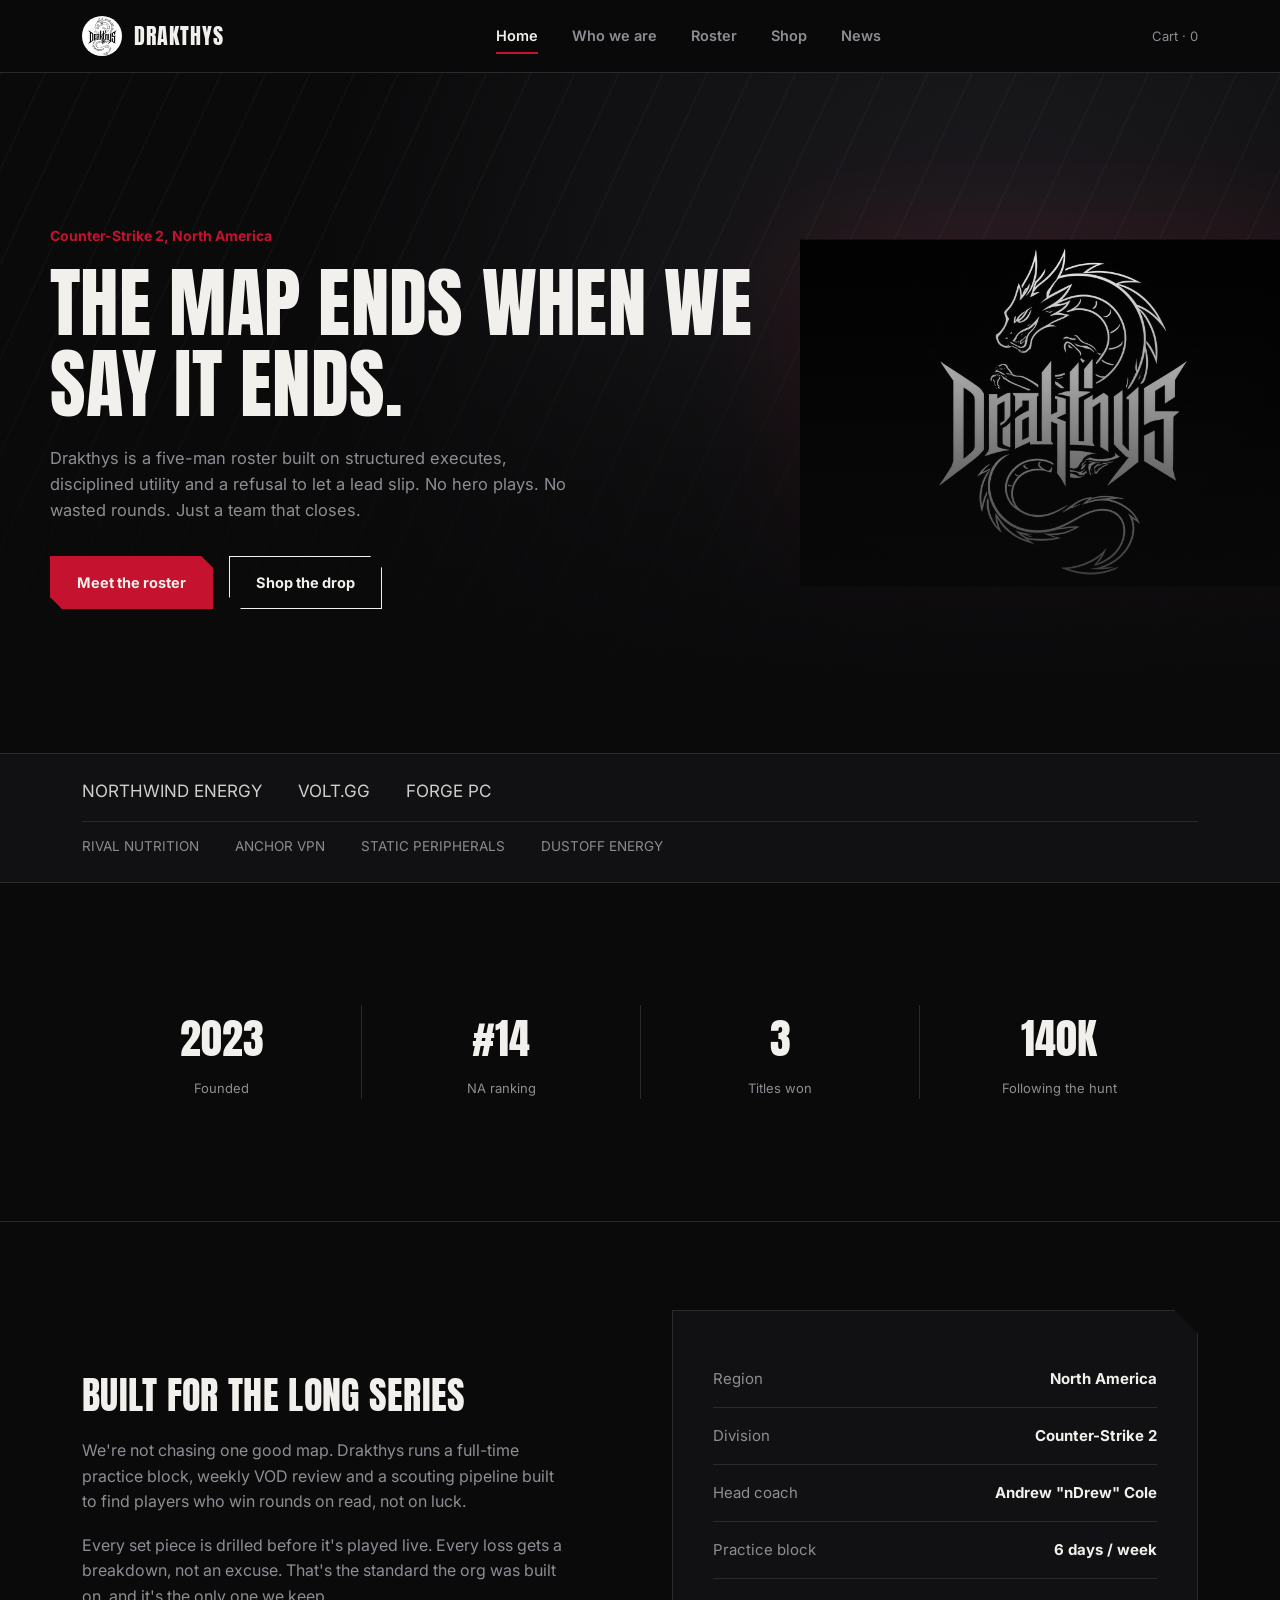
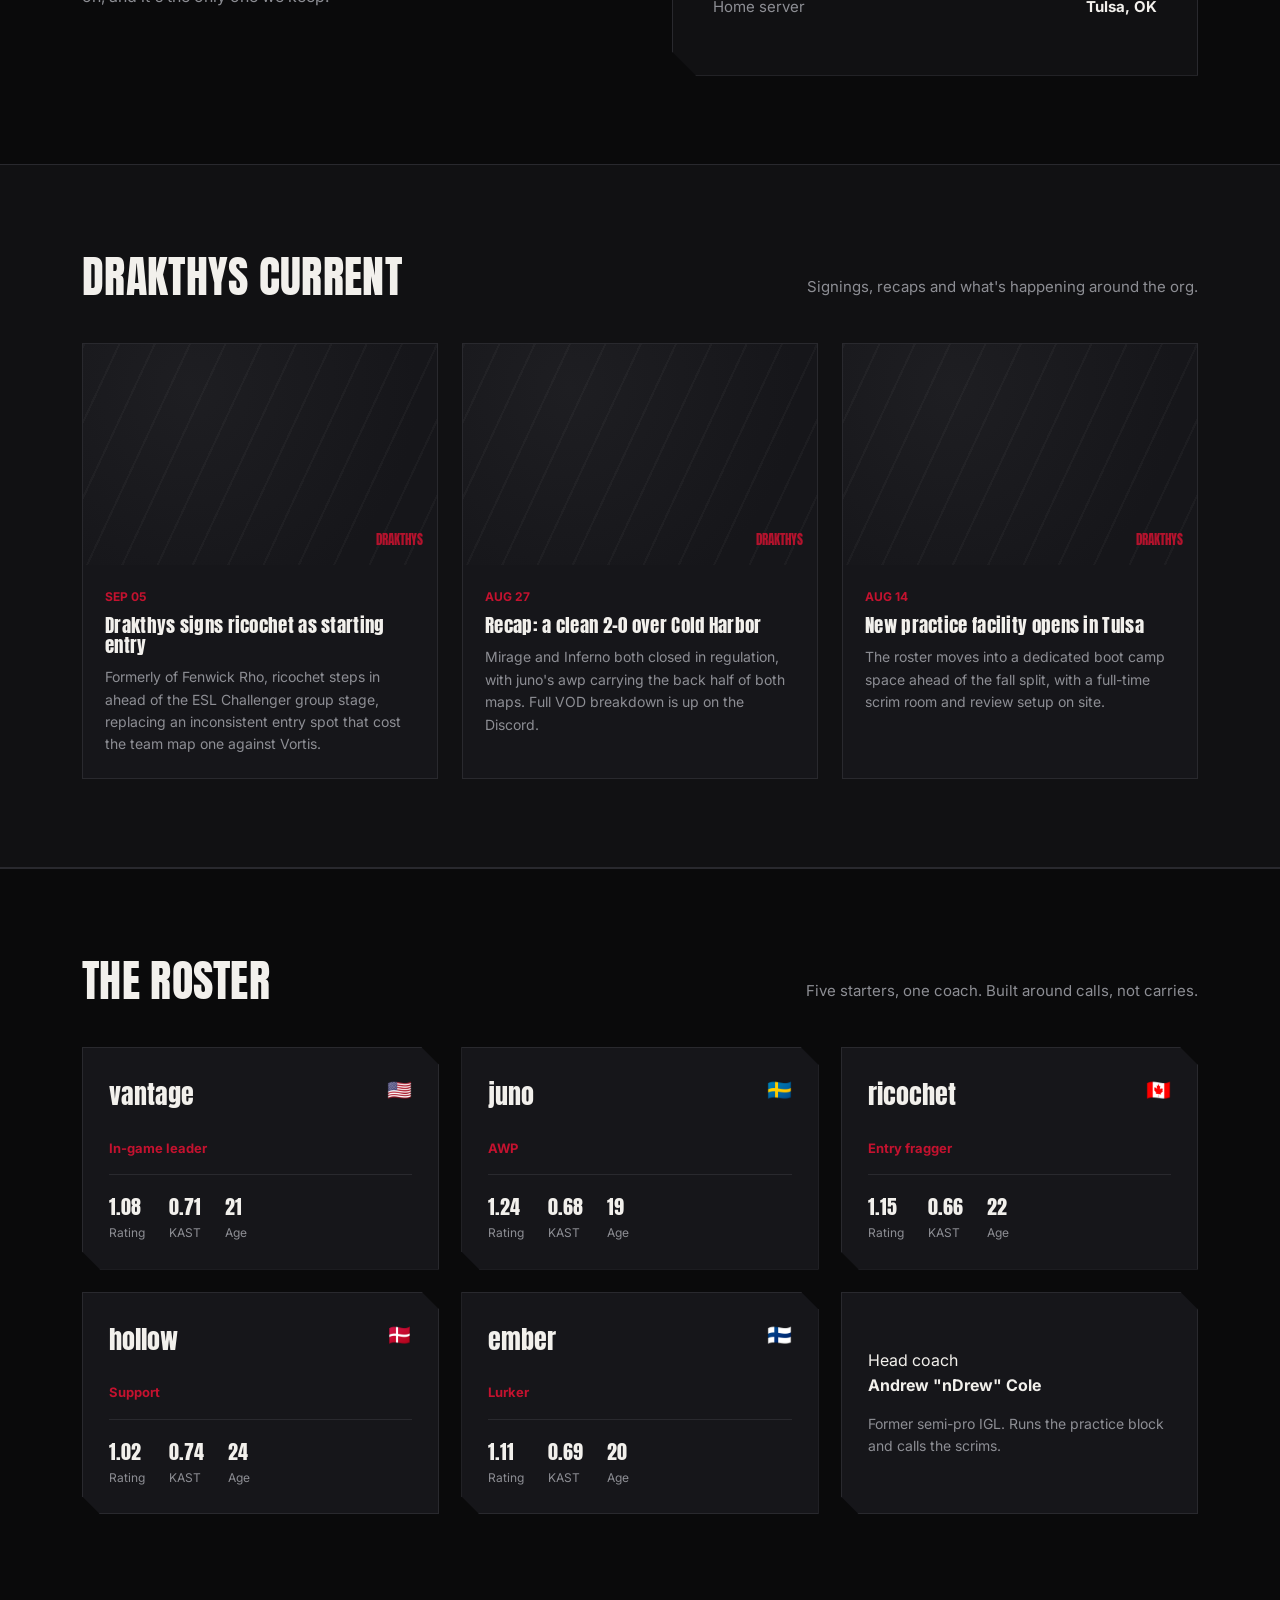
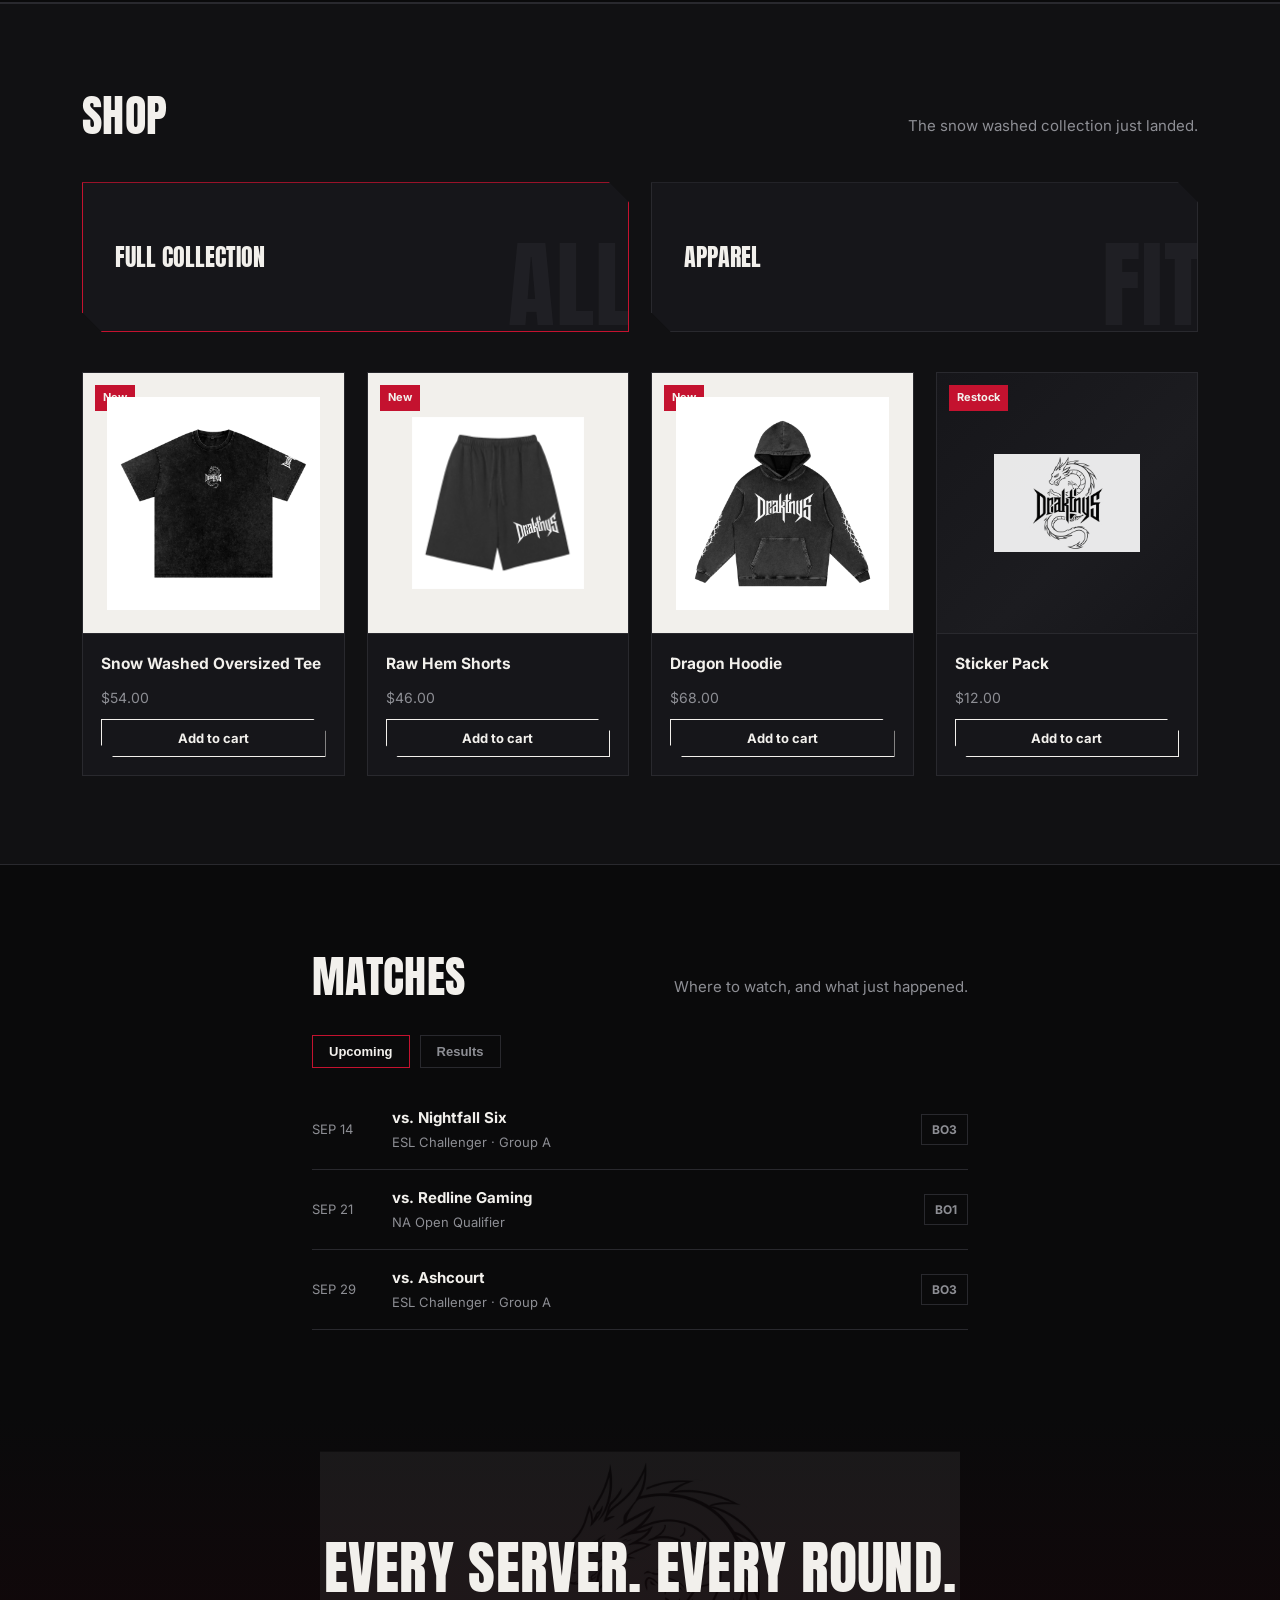
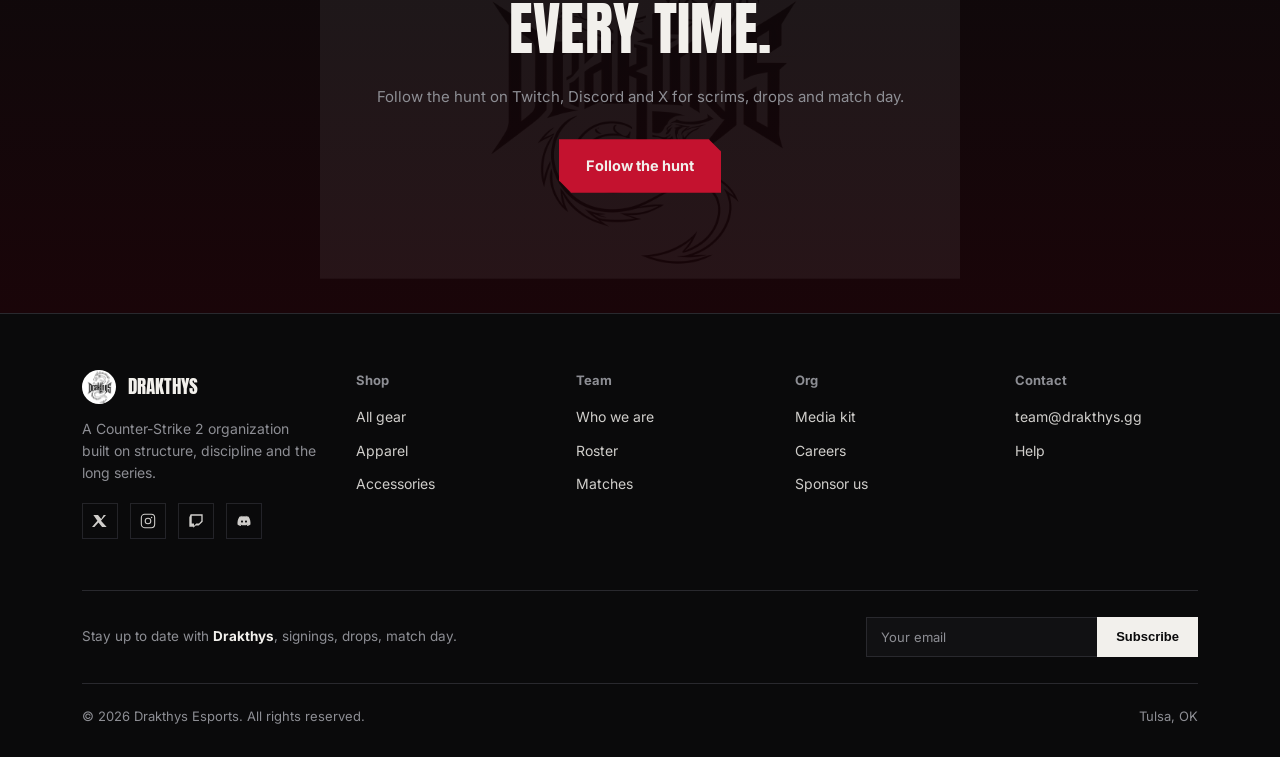
<file: preview-ghl-split.html>
<!DOCTYPE html>
<html lang="en">
<head>
<meta charset="UTF-8">
<title>Drakthys — split GHL files preview</title>
<style>
@import url('https://fonts.googleapis.com/css2?family=Anton&family=Inter:ital,wght@0,400;0,600;0,700;0,800;1,400&display=swap');

:root{
    --black: #0a0a0b;
    --panel: #111113;
    --panel-2: #16161a;
    --panel-3: #1c1c20;
    --line: #29292e;
    --white: #f2f0ec;
    --mute: #8d8e94;
    --crimson: #c4122f;
    --crimson-dim: #7c0d1f;
    --green: #4ac07a;
  }
  *{margin:0;padding:0;box-sizing:border-box;}
  html{scroll-behavior:smooth;}
  body{background:var(--black);color:var(--white);font-family:'Inter',sans-serif;font-weight:400;line-height:1.6;-webkit-font-smoothing:antialiased;}
  img{max-width:100%;display:block;}
  a{color:inherit;text-decoration:none;}
  .wrap{max-width:1180px;margin:0 auto;padding:0 32px;}
  h1,h2,h3{font-family:'Anton',sans-serif;font-weight:400;letter-spacing:0.3px;line-height:1.05;}

  .btn{display:inline-flex;align-items:center;gap:10px;padding:14px 26px;font-family:'Inter',sans-serif;font-weight:700;font-size:14.5px;border:1px solid var(--white);color:var(--white);background:transparent;clip-path:polygon(0 0, calc(100% - 12px) 0, 100% 12px, 100% 100%, 12px 100%, 0 calc(100% - 12px));cursor:pointer;transition:background .18s ease, color .18s ease, border-color .18s ease;}
  .btn:hover{background:var(--white);color:var(--black);}
  .btn.solid{background:var(--crimson);border-color:var(--crimson);color:var(--white);}
  .btn.solid:hover{background:#a30f27;border-color:#a30f27;color:var(--white);}
  .btn.small{padding:10px 18px;font-size:13px;}

  /* ---------- NAV ---------- */
  header{position:sticky;top:0;z-index:100;background:rgba(10,10,11,0.92);backdrop-filter:blur(6px);border-bottom:1px solid var(--line);}
  .nav{display:flex;align-items:center;justify-content:space-between;padding:16px 32px;max-width:1180px;margin:0 auto;}
  .brand{display:flex;align-items:center;gap:12px;}
  .brand img{height:40px;width:40px;object-fit:cover;border-radius:50%;filter:invert(1) grayscale(1);}
  .brand span{font-family:'Anton',sans-serif;font-size:22px;letter-spacing:1px;}
  .navlinks{display:flex;align-items:center;gap:34px;}
  .navlinks a{font-size:14.5px;font-weight:600;color:var(--mute);transition:color .15s ease;position:relative;}
  .navlinks a:hover, .navlinks a.active{color:var(--white);}
  .navlinks a.active::after{content:'';position:absolute;left:0;right:0;bottom:-6px;height:2px;background:var(--crimson);}
  .navitem{position:relative;}
  .subnav{
    position:absolute;top:calc(100% + 18px);left:50%;transform:translateX(-50%);
    background:var(--panel);border:1px solid var(--line);min-width:170px;
    opacity:0;pointer-events:none;transition:opacity .15s ease, top .15s ease;
    padding:8px 0;
  }
  .navitem:hover .subnav{opacity:1;pointer-events:auto;top:calc(100% + 10px);}
  .subnav a{display:block;padding:10px 18px;font-size:13.5px;color:var(--mute);}
  .subnav a:hover{color:var(--white);background:var(--panel-2);}
  .navcta{display:flex;align-items:center;gap:16px;}
  .cart-count{font-size:13px;color:var(--mute);}
  .burger{display:none;flex-direction:column;gap:5px;background:none;border:none;cursor:pointer;padding:6px;}
  .burger span{width:24px;height:2px;background:var(--white);display:block;}

  /* ---------- HERO (single full-bleed banner) ---------- */
  .hero{position:relative;border-bottom:1px solid var(--line);overflow:hidden;min-height:520px;display:flex;align-items:flex-end;}
  .hero-bg{position:absolute;inset:0;background:radial-gradient(circle at 78% 32%, #1c1c20 0%, var(--black) 62%);}
  .hero-bg::before{content:'';position:absolute;inset:0;background:repeating-linear-gradient(115deg, rgba(242,240,236,0.025) 0 2px, transparent 2px 40px);}
  .hero-emblem{position:absolute;top:50%;right:-40px;transform:translateY(-50%);width:520px;opacity:.9;filter:drop-shadow(0 0 60px rgba(196,18,47,0.18));}
  .hero-scrim{position:absolute;inset:0;background:linear-gradient(0deg, var(--black) 8%, rgba(10,10,11,0.55) 42%, transparent 72%);}
  .hero-content{position:relative;z-index:2;padding:64px 0 56px;width:100%;}
  .hero-content p.kicker{color:var(--crimson);font-weight:700;font-size:14px;margin-bottom:16px;}
  .hero-content h1{font-size:clamp(38px, 6vw, 78px);text-transform:uppercase;max-width:720px;}
  .hero-content p.lede{margin-top:20px;max-width:520px;color:var(--mute);font-size:16.5px;}
  .hero-actions{display:flex;gap:16px;margin-top:32px;flex-wrap:wrap;}

  /* ---------- PARTNER STRIP (two-tier) ---------- */
  .partners{border-bottom:1px solid var(--line);background:var(--panel);padding:24px 0;}
  .partners .wrap{display:flex;flex-direction:column;gap:16px;}
  .partner-tier{display:flex;align-items:center;gap:36px;flex-wrap:wrap;}
  .partner-tier.primary span{font-size:17px;opacity:.85;}
  .partner-tier.secondary span{font-size:13.5px;opacity:.55;}
  .partner-row span{font-family:'Anton',sans-serif;letter-spacing:1px;color:var(--mute);transition:opacity .15s ease, color .15s ease;}
  .partner-tier span:hover{opacity:1;color:var(--white);}
  .partner-tier.secondary{border-top:1px solid var(--line);padding-top:14px;}

  /* ---------- STAT STRIP ---------- */
  .stats{border-bottom:1px solid var(--line);}
  .stats .wrap{display:grid;grid-template-columns:repeat(4,1fr);padding:34px 32px;}
  .stat{text-align:center;border-left:1px solid var(--line);padding:0 12px;}
  .stat:first-child{border-left:none;}
  .stat .num{font-family:'Anton',sans-serif;font-size:clamp(28px,3.4vw,42px);color:var(--white);}
  .stat .lbl{color:var(--mute);font-size:13px;margin-top:6px;}

  section{padding:88px 0;}
  .sec-head{display:flex;justify-content:space-between;align-items:flex-end;gap:24px;margin-bottom:44px;flex-wrap:wrap;}
  .sec-head h2{font-size:clamp(30px,3.6vw,44px);text-transform:uppercase;}
  .sec-head p{color:var(--mute);max-width:420px;font-size:15px;}

  /* ---------- ABOUT ---------- */
  .about .wrap{display:grid;grid-template-columns:1fr 1fr;gap:64px;align-items:center;}
  .about-text p{color:var(--mute);margin-bottom:18px;font-size:16px;max-width:480px;}
  .about-text p:last-of-type{margin-bottom:0;}
  .about-panel{background:var(--panel);border:1px solid var(--line);padding:40px;clip-path:polygon(0 0, calc(100% - 24px) 0, 100% 24px, 100% 100%, 24px 100%, 0 calc(100% - 24px));}
  .about-panel ul{list-style:none;}
  .about-panel li{display:flex;justify-content:space-between;padding:16px 0;border-bottom:1px solid var(--line);font-size:15px;}
  .about-panel li:last-child{border-bottom:none;}
  .about-panel li span:first-child{color:var(--mute);}
  .about-panel li span:last-child{font-weight:700;}

  /* ---------- NEWS (magazine cards) ---------- */
  .news{background:var(--panel);border-top:1px solid var(--line);border-bottom:1px solid var(--line);}
  .news-grid{display:grid;grid-template-columns:repeat(3,1fr);gap:24px;}
  .news-card{background:var(--panel-2);border:1px solid var(--line);overflow:hidden;transition:transform .18s ease, border-color .18s ease;}
  .news-card:hover{transform:translateY(-4px);border-color:var(--crimson);}
  .news-img{aspect-ratio:16/10;position:relative;background:radial-gradient(circle at 30% 20%, #1e1e22, var(--panel-2) 75%);overflow:hidden;}
  .news-img::before{content:'';position:absolute;inset:0;background:repeating-linear-gradient(115deg, rgba(242,240,236,0.03) 0 2px, transparent 2px 32px);}
  .news-img .mark{position:absolute;bottom:14px;right:14px;font-family:'Anton',sans-serif;font-size:13px;color:var(--crimson);opacity:.9;}
  .news-body{padding:22px;}
  .news-body .date{color:var(--crimson);font-size:12px;font-weight:700;margin-bottom:10px;}
  .news-body h3{font-size:19px;text-transform:none;margin-bottom:10px;}
  .news-body p{color:var(--mute);font-size:14px;}

  /* ---------- ROSTER ---------- */
  .roster{border-top:1px solid var(--line);border-bottom:1px solid var(--line);}
  .roster-grid{display:grid;grid-template-columns:repeat(3,1fr);gap:22px;}
  .player{background:var(--panel-2);border:1px solid var(--line);padding:26px;clip-path:polygon(0 0, calc(100% - 18px) 0, 100% 18px, 100% 100%, 18px 100%, 0 calc(100% - 18px));transition:border-color .18s ease, transform .18s ease;}
  .player:hover{border-color:var(--crimson);transform:translateY(-3px);}
  .player-top{display:flex;justify-content:space-between;align-items:flex-start;margin-bottom:22px;}
  .player-tag{font-family:'Anton',sans-serif;font-size:26px;}
  .player-flag{font-size:20px;}
  .player-role{color:var(--crimson);font-size:13px;font-weight:700;margin-bottom:16px;}
  .player-stats{display:flex;gap:24px;border-top:1px solid var(--line);padding-top:16px;}
  .player-stats div span{display:block;}
  .player-stats .v{font-family:'Anton',sans-serif;font-size:20px;}
  .player-stats .k{color:var(--mute);font-size:12px;}

  /* ---------- SHOP (category tiles + grid) ---------- */
  .shop{background:var(--panel);border-top:1px solid var(--line);border-bottom:1px solid var(--line);}
  .shop-tiles{display:grid;grid-template-columns:1fr 1fr;gap:22px;margin-bottom:40px;}
  .shop-tile{
    position:relative;height:150px;background:var(--panel-2);border:1px solid var(--line);
    display:flex;align-items:center;padding:0 32px;cursor:pointer;overflow:hidden;
    clip-path:polygon(0 0, calc(100% - 20px) 0, 100% 20px, 100% 100%, 20px 100%, 0 calc(100% - 20px));
    transition:border-color .18s ease;
  }
  .shop-tile:hover, .shop-tile.active{border-color:var(--crimson);}
  .shop-tile span.wm{position:absolute;right:-6px;bottom:-30px;font-family:'Anton',sans-serif;font-size:96px;color:var(--line);opacity:.5;letter-spacing:1px;user-select:none;}
  .shop-tile span.label{position:relative;z-index:1;font-family:'Anton',sans-serif;font-size:24px;text-transform:uppercase;}
  .shop-grid{display:grid;grid-template-columns:repeat(4,1fr);gap:22px;}
  .product{background:var(--panel-2);border:1px solid var(--line);overflow:hidden;display:flex;flex-direction:column;transition:opacity .2s ease;}
  .product.hide{display:none;}
  .product-img{aspect-ratio:1/1;background:linear-gradient(135deg, var(--panel-2) 0%, #1c1c20 60%, var(--panel-2) 100%);display:flex;align-items:center;justify-content:center;border-bottom:1px solid var(--line);position:relative;}
  .product-img img{width:56%;opacity:.9;filter:invert(1) grayscale(1);}
  .product-tag{position:absolute;top:12px;left:12px;background:var(--crimson);color:var(--white);font-size:11px;font-weight:700;padding:4px 8px;}
  .product-info{padding:18px;display:flex;flex-direction:column;gap:10px;flex:1;}
  .product-info h4{font-size:15.5px;font-weight:700;}
  .product-info .price{color:var(--mute);font-size:14px;}
  .product-info .btn{margin-top:auto;justify-content:center;width:100%;}
  .product-img.photo{background:var(--white);}
  .product-img.photo .swap-wrap{position:relative;width:82%;height:82%;}
  .product-img.photo .swap-wrap img{position:absolute;inset:0;width:100%;height:100%;object-fit:contain;filter:none;opacity:1;transition:opacity .3s ease;}
  .product-img.photo .swap-wrap img.back{opacity:0;}
  .product-img.photo:hover .swap-wrap img.front{opacity:0;}
  .product-img.photo:hover .swap-wrap img.back{opacity:1;}

  /* ---------- MATCHES ---------- */
  .matches .wrap{max-width:720px;}
  .match-tabs{display:flex;gap:10px;margin-bottom:22px;}
  .match-tab{background:none;border:1px solid var(--line);color:var(--mute);font-size:13px;font-weight:700;padding:8px 16px;cursor:pointer;transition:border-color .15s ease, color .15s ease;}
  .match-tab.active{border-color:var(--crimson);color:var(--white);}
  .match-panel{display:none;}
  .match-panel.active{display:block;}
  .m-row{display:grid;grid-template-columns:auto 1fr auto;gap:16px;align-items:center;padding:16px 0;border-bottom:1px solid var(--line);}
  .m-date{color:var(--mute);font-size:13px;width:64px;}
  .m-mid .opp{font-weight:700;font-size:15px;}
  .m-mid .evt{color:var(--mute);font-size:13px;margin-top:2px;}
  .m-score{font-family:'Anton',sans-serif;font-size:18px;}
  .m-score.win{color:var(--green);}
  .m-score.loss{color:var(--crimson);}
  .m-tag{font-size:12px;font-weight:700;padding:5px 10px;border:1px solid var(--line);color:var(--mute);}

  /* ---------- CLOSING STATEMENT BAND ---------- */
  .statement{
    position:relative;text-align:center;padding:120px 0;overflow:hidden;
    background:linear-gradient(180deg, var(--black) 0%, #1a0509 100%);
    border-bottom:1px solid var(--line);
  }
  .statement img{
    position:absolute;top:50%;left:50%;transform:translate(-50%,-50%);
    width:640px;opacity:.06;filter:invert(1) grayscale(1);pointer-events:none;
  }
  .statement h2{position:relative;z-index:1;font-size:clamp(30px,5vw,58px);text-transform:uppercase;max-width:760px;margin:0 auto 26px;}
  .statement p{position:relative;z-index:1;color:var(--mute);font-size:15px;margin-bottom:30px;}
  .statement .btn{position:relative;z-index:1;}

  /* ---------- FOOTER ---------- */
  footer{padding:56px 0 0;}
  .foot-top{display:grid;grid-template-columns:1.3fr 1fr 1fr 1fr 1fr;gap:36px;padding-bottom:40px;border-bottom:1px solid var(--line);}
  .foot-brand{display:flex;align-items:center;gap:12px;margin-bottom:14px;}
  .foot-brand img{height:34px;width:34px;border-radius:50%;object-fit:cover;filter:invert(1) grayscale(1);}
  .foot-brand span{font-family:'Anton',sans-serif;font-size:19px;}
  .foot-col p.h{font-weight:700;font-size:13px;margin-bottom:16px;color:var(--mute);}
  .foot-col a{display:block;font-size:14px;color:var(--white);opacity:.85;margin-bottom:11px;}
  .foot-col a:hover{opacity:1;color:var(--crimson);}
  .foot-desc{color:var(--mute);font-size:14px;max-width:260px;}
  .social-row{display:flex;gap:12px;margin-top:18px;}
  .social-row a{width:36px;height:36px;border:1px solid var(--line);display:flex;align-items:center;justify-content:center;transition:border-color .15s ease;}
  .social-row a:hover{border-color:var(--crimson);}
  .foot-news{
    display:flex;justify-content:space-between;align-items:center;gap:20px;
    padding:26px 0;border-bottom:1px solid var(--line);flex-wrap:wrap;
  }
  .foot-news p{font-size:13.5px;color:var(--mute);}
  .foot-news p strong{color:var(--white);}
  .foot-news-form{display:flex;gap:0;min-width:260px;}
  .foot-news-form input{flex:1;padding:11px 14px;border:1px solid var(--line);border-right:none;background:var(--panel);color:var(--white);font-family:'Inter',sans-serif;font-size:13px;}
  .foot-news-form input::placeholder{color:var(--mute);}
  .foot-news-form button{padding:0 18px;border:1px solid var(--white);background:var(--white);color:var(--black);font-weight:800;font-size:13px;cursor:pointer;}
  .foot-bottom{display:flex;justify-content:space-between;align-items:center;padding:22px 0 30px;color:var(--mute);font-size:13px;flex-wrap:wrap;gap:10px;}

  @media (max-width: 940px){
    .foot-top{grid-template-columns:1fr 1fr 1fr;}
    .hero{min-height:auto;}
    .hero-emblem{width:340px;opacity:.5;}
  }
  @media (max-width: 880px){
    .navlinks{position:absolute;top:100%;left:0;right:0;background:var(--black);flex-direction:column;align-items:flex-start;gap:0;border-top:1px solid var(--line);max-height:0;overflow:hidden;transition:max-height .25s ease;}
    .navlinks.open{max-height:400px;}
    .navlinks a{padding:16px 32px;width:100%;border-bottom:1px solid var(--line);}
    .navitem .subnav{position:static;opacity:1;pointer-events:auto;border:none;transform:none;padding:0 0 0 16px;background:none;}
    .burger{display:flex;}
    .about .wrap{grid-template-columns:1fr;}
    .roster-grid{grid-template-columns:1fr;}
    .news-grid{grid-template-columns:1fr;}
    .shop-tiles{grid-template-columns:1fr;}
    .shop-grid{grid-template-columns:repeat(2,1fr);}
    .foot-top{grid-template-columns:1fr 1fr;}
    .foot-news{flex-direction:column;align-items:flex-start;}
  }
  @media (max-width: 520px){
    .shop-grid{grid-template-columns:1fr;}
    .foot-top{grid-template-columns:1fr;}
    .wrap{padding:0 20px;}
    .partner-tier{gap:22px;}
  }
</style>
</head>
<body>
<!-- ============================================================
     DRAKTHYS — paste into a GHL "Custom HTML" element.

     Before pasting: upload the 6 files from /assets/images/ to
     GHL's Media Storage, then find/replace each
     "assets/images/....jpg/.png" path below with the URL GHL
     gives you for that upload. See README.md for the full list.

     Pair this with ghl-style.css (Custom CSS) and ghl-script.js
     (footer/tracking code, or another Custom HTML element with
     <script> tags around it).
     ============================================================ -->
<header>
  <nav class="nav">
    <a href="#top" class="brand">
      <img src="assets/images/drakthys-logo.jpg" alt="Drakthys logo">
      <span>DRAKTHYS</span>
    </a>
    <div class="navlinks" id="navlinks">
      <a href="#top" class="active">Home</a>
      <a href="#about">Who we are</a>
      <a href="#roster">Roster</a>
      <div class="navitem">
        <a href="#shop">Shop</a>
        <div class="subnav">
          <a href="#shop" onclick="filterShop('apparel')">Apparel</a>
          <a href="#shop" onclick="filterShop('accessories')">Accessories</a>
        </div>
      </div>
      <a href="#news">News</a>
    </div>
    <div class="navcta">
      <span class="cart-count" id="cartCount">Cart · 0</span>
      <button class="burger" id="burger" aria-label="Menu"><span></span><span></span><span></span></button>
    </div>
  </nav>
</header>

<main id="top">

  <section class="hero">
    <div class="hero-bg"></div>
    <img class="hero-emblem" src="assets/images/drakthys-logo.jpg" alt="Drakthys dragon emblem">
    <div class="hero-scrim"></div>
    <div class="hero-content wrap">
      <p class="kicker">Counter-Strike 2, North America</p>
      <h1>The map ends when we say it ends.</h1>
      <p class="lede">Drakthys is a five-man roster built on structured executes, disciplined utility and a refusal to let a lead slip. No hero plays. No wasted rounds. Just a team that closes.</p>
      <div class="hero-actions">
        <a href="#roster" class="btn solid">Meet the roster</a>
        <a href="#shop" class="btn">Shop the drop</a>
      </div>
    </div>
  </section>

  <section class="partners">
    <div class="wrap">
      <div class="partner-tier primary">
        <span>NORTHWIND ENERGY</span>
        <span>VOLT.GG</span>
        <span>FORGE PC</span>
      </div>
      <div class="partner-tier secondary">
        <span>RIVAL NUTRITION</span>
        <span>ANCHOR VPN</span>
        <span>STATIC PERIPHERALS</span>
        <span>DUSTOFF ENERGY</span>
      </div>
    </div>
  </section>

  <section class="stats">
    <div class="wrap">
      <div class="stat"><div class="num">2023</div><div class="lbl">Founded</div></div>
      <div class="stat"><div class="num">#14</div><div class="lbl">NA ranking</div></div>
      <div class="stat"><div class="num">3</div><div class="lbl">Titles won</div></div>
      <div class="stat"><div class="num">140K</div><div class="lbl">Following the hunt</div></div>
    </div>
  </section>

  <section class="about" id="about">
    <div class="wrap">
      <div class="about-text">
        <h2 style="text-transform:uppercase;font-size:clamp(28px,3.4vw,38px);margin-bottom:22px;">Built for the long series</h2>
        <p>We're not chasing one good map. Drakthys runs a full-time practice block, weekly VOD review and a scouting pipeline built to find players who win rounds on read, not on luck.</p>
        <p>Every set piece is drilled before it's played live. Every loss gets a breakdown, not an excuse. That's the standard the org was built on, and it's the only one we keep.</p>
      </div>
      <div class="about-panel">
        <ul>
          <li><span>Region</span><span>North America</span></li>
          <li><span>Division</span><span>Counter-Strike 2</span></li>
          <li><span>Head coach</span><span>Andrew "nDrew" Cole</span></li>
          <li><span>Practice block</span><span>6 days / week</span></li>
          <li><span>Home server</span><span>Tulsa, OK</span></li>
        </ul>
      </div>
    </div>
  </section>

  <section class="news" id="news">
    <div class="wrap">
      <div class="sec-head">
        <h2>Drakthys current</h2>
        <p>Signings, recaps and what's happening around the org.</p>
      </div>
      <div class="news-grid">
        <div class="news-card">
          <div class="news-img"><span class="mark">DRAKTHYS</span></div>
          <div class="news-body">
            <div class="date">SEP 05</div>
            <h3>Drakthys signs ricochet as starting entry</h3>
            <p>Formerly of Fenwick Rho, ricochet steps in ahead of the ESL Challenger group stage, replacing an inconsistent entry spot that cost the team map one against Vortis.</p>
          </div>
        </div>
        <div class="news-card">
          <div class="news-img"><span class="mark">DRAKTHYS</span></div>
          <div class="news-body">
            <div class="date">AUG 27</div>
            <h3>Recap: a clean 2-0 over Cold Harbor</h3>
            <p>Mirage and Inferno both closed in regulation, with juno's awp carrying the back half of both maps. Full VOD breakdown is up on the Discord.</p>
          </div>
        </div>
        <div class="news-card">
          <div class="news-img"><span class="mark">DRAKTHYS</span></div>
          <div class="news-body">
            <div class="date">AUG 14</div>
            <h3>New practice facility opens in Tulsa</h3>
            <p>The roster moves into a dedicated boot camp space ahead of the fall split, with a full-time scrim room and review setup on site.</p>
          </div>
        </div>
      </div>
    </div>
  </section>

  <section class="roster" id="roster">
    <div class="wrap">
      <div class="sec-head">
        <h2>The roster</h2>
        <p>Five starters, one coach. Built around calls, not carries.</p>
      </div>
      <div class="roster-grid">
        <div class="player">
          <div class="player-top"><span class="player-tag">vantage</span><span class="player-flag">🇺🇸</span></div>
          <div class="player-role">In-game leader</div>
          <div class="player-stats"><div><span class="v">1.08</span><span class="k">Rating</span></div><div><span class="v">0.71</span><span class="k">KAST</span></div><div><span class="v">21</span><span class="k">Age</span></div></div>
        </div>
        <div class="player">
          <div class="player-top"><span class="player-tag">juno</span><span class="player-flag">🇸🇪</span></div>
          <div class="player-role">AWP</div>
          <div class="player-stats"><div><span class="v">1.24</span><span class="k">Rating</span></div><div><span class="v">0.68</span><span class="k">KAST</span></div><div><span class="v">19</span><span class="k">Age</span></div></div>
        </div>
        <div class="player">
          <div class="player-top"><span class="player-tag">ricochet</span><span class="player-flag">🇨🇦</span></div>
          <div class="player-role">Entry fragger</div>
          <div class="player-stats"><div><span class="v">1.15</span><span class="k">Rating</span></div><div><span class="v">0.66</span><span class="k">KAST</span></div><div><span class="v">22</span><span class="k">Age</span></div></div>
        </div>
        <div class="player">
          <div class="player-top"><span class="player-tag">hollow</span><span class="player-flag">🇩🇰</span></div>
          <div class="player-role">Support</div>
          <div class="player-stats"><div><span class="v">1.02</span><span class="k">Rating</span></div><div><span class="v">0.74</span><span class="k">KAST</span></div><div><span class="v">24</span><span class="k">Age</span></div></div>
        </div>
        <div class="player">
          <div class="player-top"><span class="player-tag">ember</span><span class="player-flag">🇫🇮</span></div>
          <div class="player-role">Lurker</div>
          <div class="player-stats"><div><span class="v">1.11</span><span class="k">Rating</span></div><div><span class="v">0.69</span><span class="k">KAST</span></div><div><span class="v">20</span><span class="k">Age</span></div></div>
        </div>
        <div class="player" style="display:flex;flex-direction:column;justify-content:center;">
          <div class="who">Head coach<br><strong>Andrew "nDrew" Cole</strong></div>
          <p style="color:var(--mute);font-size:14px;margin-top:14px;">Former semi-pro IGL. Runs the practice block and calls the scrims.</p>
        </div>
      </div>
    </div>
  </section>

  <section class="shop" id="shop">
    <div class="wrap">
      <div class="sec-head">
        <h2>Shop</h2>
        <p>The snow washed collection just landed.</p>
      </div>
      <div class="shop-tiles">
        <div class="shop-tile active" data-filter="all" onclick="filterShop('all')">
          <span class="wm">ALL</span><span class="label">Full collection</span>
        </div>
        <div class="shop-tile" data-filter="apparel" onclick="filterShop('apparel')">
          <span class="wm">FIT</span><span class="label">Apparel</span>
        </div>
      </div>
      <div class="shop-grid">
        <div class="product" data-cat="apparel">
          <div class="product-img photo"><span class="product-tag">New</span>
            <div class="swap-wrap">
              <img class="front" src="assets/images/drakthys-snow-washed-tee-front.png" alt="Drakthys snow washed tee, front">
              <img class="back" src="assets/images/drakthys-snow-washed-tee-back.png" alt="Drakthys snow washed tee, back">
            </div>
          </div>
          <div class="product-info">
            <h4>Snow Washed Oversized Tee</h4>
            <div class="price">$54.00</div>
            <button class="btn small add-cart">Add to cart</button>
          </div>
        </div>
        <div class="product" data-cat="apparel">
          <div class="product-img" style="background:var(--white);"><span class="product-tag">New</span>
            <img src="assets/images/drakthys-raw-hem-shorts.png" alt="Drakthys raw hem shorts" style="width:66%;filter:none;opacity:1;">
          </div>
          <div class="product-info">
            <h4>Raw Hem Shorts</h4>
            <div class="price">$46.00</div>
            <button class="btn small add-cart">Add to cart</button>
          </div>
        </div>
        <div class="product" data-cat="apparel">
          <div class="product-img photo"><span class="product-tag">New</span>
            <div class="swap-wrap">
              <img class="front" src="assets/images/drakthys-dragon-hoodie-front.png" alt="Drakthys dragon hoodie, front">
              <img class="back" src="assets/images/drakthys-dragon-hoodie-back.png" alt="Drakthys dragon hoodie, back">
            </div>
          </div>
          <div class="product-info">
            <h4>Dragon Hoodie</h4>
            <div class="price">$68.00</div>
            <button class="btn small add-cart">Add to cart</button>
          </div>
        </div>
        <div class="product" data-cat="accessories">
          <div class="product-img"><span class="product-tag">Restock</span><img src="assets/images/drakthys-logo.jpg" alt="Drakthys sticker pack"></div>
          <div class="product-info">
            <h4>Sticker Pack</h4>
            <div class="price">$12.00</div>
            <button class="btn small add-cart">Add to cart</button>
          </div>
        </div>
      </div>
    </div>
  </section>

  <section class="matches" id="matches">
    <div class="wrap">
      <div class="sec-head" style="margin-bottom:36px;">
        <h2>Matches</h2>
        <p>Where to watch, and what just happened.</p>
      </div>
      <div class="match-tabs">
        <button class="match-tab active" data-tab="upcoming">Upcoming</button>
        <button class="match-tab" data-tab="results">Results</button>
      </div>
      <div class="match-panel active" data-panel="upcoming">
        <div class="m-row"><div class="m-date">SEP 14</div><div class="m-mid"><div class="opp">vs. Nightfall Six</div><div class="evt">ESL Challenger &middot; Group A</div></div><div class="m-tag">BO3</div></div>
        <div class="m-row"><div class="m-date">SEP 21</div><div class="m-mid"><div class="opp">vs. Redline Gaming</div><div class="evt">NA Open Qualifier</div></div><div class="m-tag">BO1</div></div>
        <div class="m-row"><div class="m-date">SEP 29</div><div class="m-mid"><div class="opp">vs. Ashcourt</div><div class="evt">ESL Challenger &middot; Group A</div></div><div class="m-tag">BO3</div></div>
      </div>
      <div class="match-panel" data-panel="results">
        <div class="m-row"><div class="m-date">SEP 02</div><div class="m-mid"><div class="opp">vs. Cold Harbor</div><div class="evt">Mirage, Inferno</div></div><div class="m-score win">2&ndash;0</div></div>
        <div class="m-row"><div class="m-date">AUG 26</div><div class="m-mid"><div class="opp">vs. Vortis</div><div class="evt">Ancient, Nuke, Overpass</div></div><div class="m-score loss">1&ndash;2</div></div>
        <div class="m-row"><div class="m-date">AUG 18</div><div class="m-mid"><div class="opp">vs. Fenwick Rho</div><div class="evt">Anubis, Mirage</div></div><div class="m-score win">2&ndash;0</div></div>
      </div>
    </div>
  </section>

  <section class="statement">
    <img src="assets/images/drakthys-logo.jpg" alt="">
    <div class="wrap">
      <h2>Every server. Every round. Every time.</h2>
      <p>Follow the hunt on Twitch, Discord and X for scrims, drops and match day.</p>
      <a href="#" class="btn solid">Follow the hunt</a>
    </div>
  </section>

</main>

<footer>
  <div class="wrap">
    <div class="foot-top">
      <div class="foot-col">
        <div class="foot-brand">
          <img src="assets/images/drakthys-logo.jpg" alt="Drakthys logo">
          <span>DRAKTHYS</span>
        </div>
        <p class="foot-desc">A Counter-Strike 2 organization built on structure, discipline and the long series.</p>
        <div class="social-row">
          <a href="#" aria-label="X / Twitter"><svg width="16" height="16" viewBox="0 0 24 24" fill="none"><path d="M17.5 3H21l-7.5 8.6L22 21h-6.9l-5.4-6.6L3.6 21H0l8.1-9.3L2 3h7l4.9 6L17.5 3Z" fill="#f2f0ec"/></svg></a>
          <a href="#" aria-label="Instagram"><svg width="16" height="16" viewBox="0 0 24 24" fill="none"><rect x="2" y="2" width="20" height="20" rx="5" stroke="#f2f0ec" stroke-width="1.6"/><circle cx="12" cy="12" r="4.2" stroke="#f2f0ec" stroke-width="1.6"/><circle cx="17.4" cy="6.6" r="1.1" fill="#f2f0ec"/></svg></a>
          <a href="#" aria-label="Twitch"><svg width="16" height="16" viewBox="0 0 24 24" fill="none"><path d="M4 2 2 6.4v14.4h6V22l3.6-3.2H16L22 13V2H4Zm16 10-3.6 3.6h-4L9 19v-3.4H5.6V4H20v8Z" fill="#f2f0ec"/><rect x="14" y="7" width="1.8" height="5" fill="#0a0a0b"/><rect x="9.5" y="7" width="1.8" height="5" fill="#0a0a0b"/></svg></a>
          <a href="#" aria-label="Discord"><svg width="16" height="16" viewBox="0 0 24 24" fill="none"><path d="M18.9 5.7A16 16 0 0 0 14.8 4l-.4.9a13 13 0 0 1 3.6 1.3 14 14 0 0 0-12 0A13 13 0 0 1 9.6 4.9L9.2 4a16 16 0 0 0-4.1 1.7C2.6 9.6 2 13.4 2.3 17.1a16 16 0 0 0 4.7 2.4l.8-1.3a10 10 0 0 1-1.6-.8l.4-.3a11.5 11.5 0 0 0 10.8 0l.4.3c-.5.3-1 .6-1.6.8l.8 1.3a16 16 0 0 0 4.7-2.4c.4-4.3-.6-8-2.8-11.4ZM9 14.6c-.8 0-1.5-.8-1.5-1.7S8.1 11.2 9 11.2s1.5.8 1.5 1.7-.6 1.7-1.5 1.7Zm6 0c-.8 0-1.5-.8-1.5-1.7s.6-1.7 1.5-1.7 1.5.8 1.5 1.7-.6 1.7-1.5 1.7Z" fill="#f2f0ec"/></svg></a>
        </div>
      </div>
      <div class="foot-col">
        <p class="h">Shop</p>
        <a href="#shop">All gear</a>
        <a href="#shop">Apparel</a>
        <a href="#shop">Accessories</a>
      </div>
      <div class="foot-col">
        <p class="h">Team</p>
        <a href="#about">Who we are</a>
        <a href="#roster">Roster</a>
        <a href="#matches">Matches</a>
      </div>
      <div class="foot-col">
        <p class="h">Org</p>
        <a href="#">Media kit</a>
        <a href="#">Careers</a>
        <a href="#">Sponsor us</a>
      </div>
      <div class="foot-col">
        <p class="h">Contact</p>
        <a href="mailto:team@drakthys.gg">team@drakthys.gg</a>
        <a href="#">Help</a>
      </div>
    </div>
    <div class="foot-news">
      <p>Stay up to date with <strong>Drakthys</strong>, signings, drops, match day.</p>
      <form class="foot-news-form" id="joinForm">
        <input type="email" placeholder="Your email" required>
        <button type="submit">Subscribe</button>
      </form>
    </div>
    <div class="foot-bottom">
      <span>&copy; 2026 Drakthys Esports. All rights reserved.</span>
      <span>Tulsa, OK</span>
    </div>
  </div>
</footer>
<script>
const burger = document.getElementById('burger');
  const navlinks = document.getElementById('navlinks');
  burger.addEventListener('click', () => navlinks.classList.toggle('open'));
  navlinks.querySelectorAll('a').forEach(a => a.addEventListener('click', () => navlinks.classList.remove('open')));

  let cart = 0;
  const cartCount = document.getElementById('cartCount');
  document.querySelectorAll('.add-cart').forEach(btn => {
    btn.addEventListener('click', () => {
      cart++;
      cartCount.textContent = 'Cart · ' + cart;
      const original = btn.textContent;
      btn.textContent = 'Added';
      setTimeout(() => { btn.textContent = original; }, 900);
    });
  });

  const joinForm = document.getElementById('joinForm');
  joinForm.addEventListener('submit', (e) => {
    e.preventDefault();
    const input = joinForm.querySelector('input');
    const btn = joinForm.querySelector('button');
    btn.textContent = 'Subscribed';
    input.value = '';
    setTimeout(() => { btn.textContent = 'Subscribe'; }, 1800);
  });

  /* shop category filter */
  function filterShop(cat){
    document.querySelectorAll('.shop-tile').forEach(t => t.classList.toggle('active', t.dataset.filter === cat));
    document.querySelectorAll('.product').forEach(p => {
      const show = cat === 'all' || p.dataset.cat === cat;
      p.classList.toggle('hide', !show);
    });
    document.getElementById('shop').scrollIntoView({behavior:'smooth', block:'start'});
  }
  window.filterShop = filterShop;

  /* match tabs */
  const matchTabs = document.querySelectorAll('.match-tab');
  matchTabs.forEach(tab => {
    tab.addEventListener('click', () => {
      matchTabs.forEach(t => t.classList.remove('active'));
      document.querySelectorAll('.match-panel').forEach(p => p.classList.remove('active'));
      tab.classList.add('active');
      document.querySelector('.match-panel[data-panel="' + tab.dataset.tab + '"]').classList.add('active');
    });
  });

  const sections = document.querySelectorAll('section[id]');
  const navA = document.querySelectorAll('.navlinks > a, .navlinks .navitem > a');
  window.addEventListener('scroll', () => {
    let current = 'top';
    sections.forEach(sec => { if (window.scrollY >= sec.offsetTop - 140) current = sec.id; });
    navA.forEach(a => a.classList.toggle('active', a.getAttribute('href') === '#' + current));
  });
</script>
</body>
</html>
</file>
